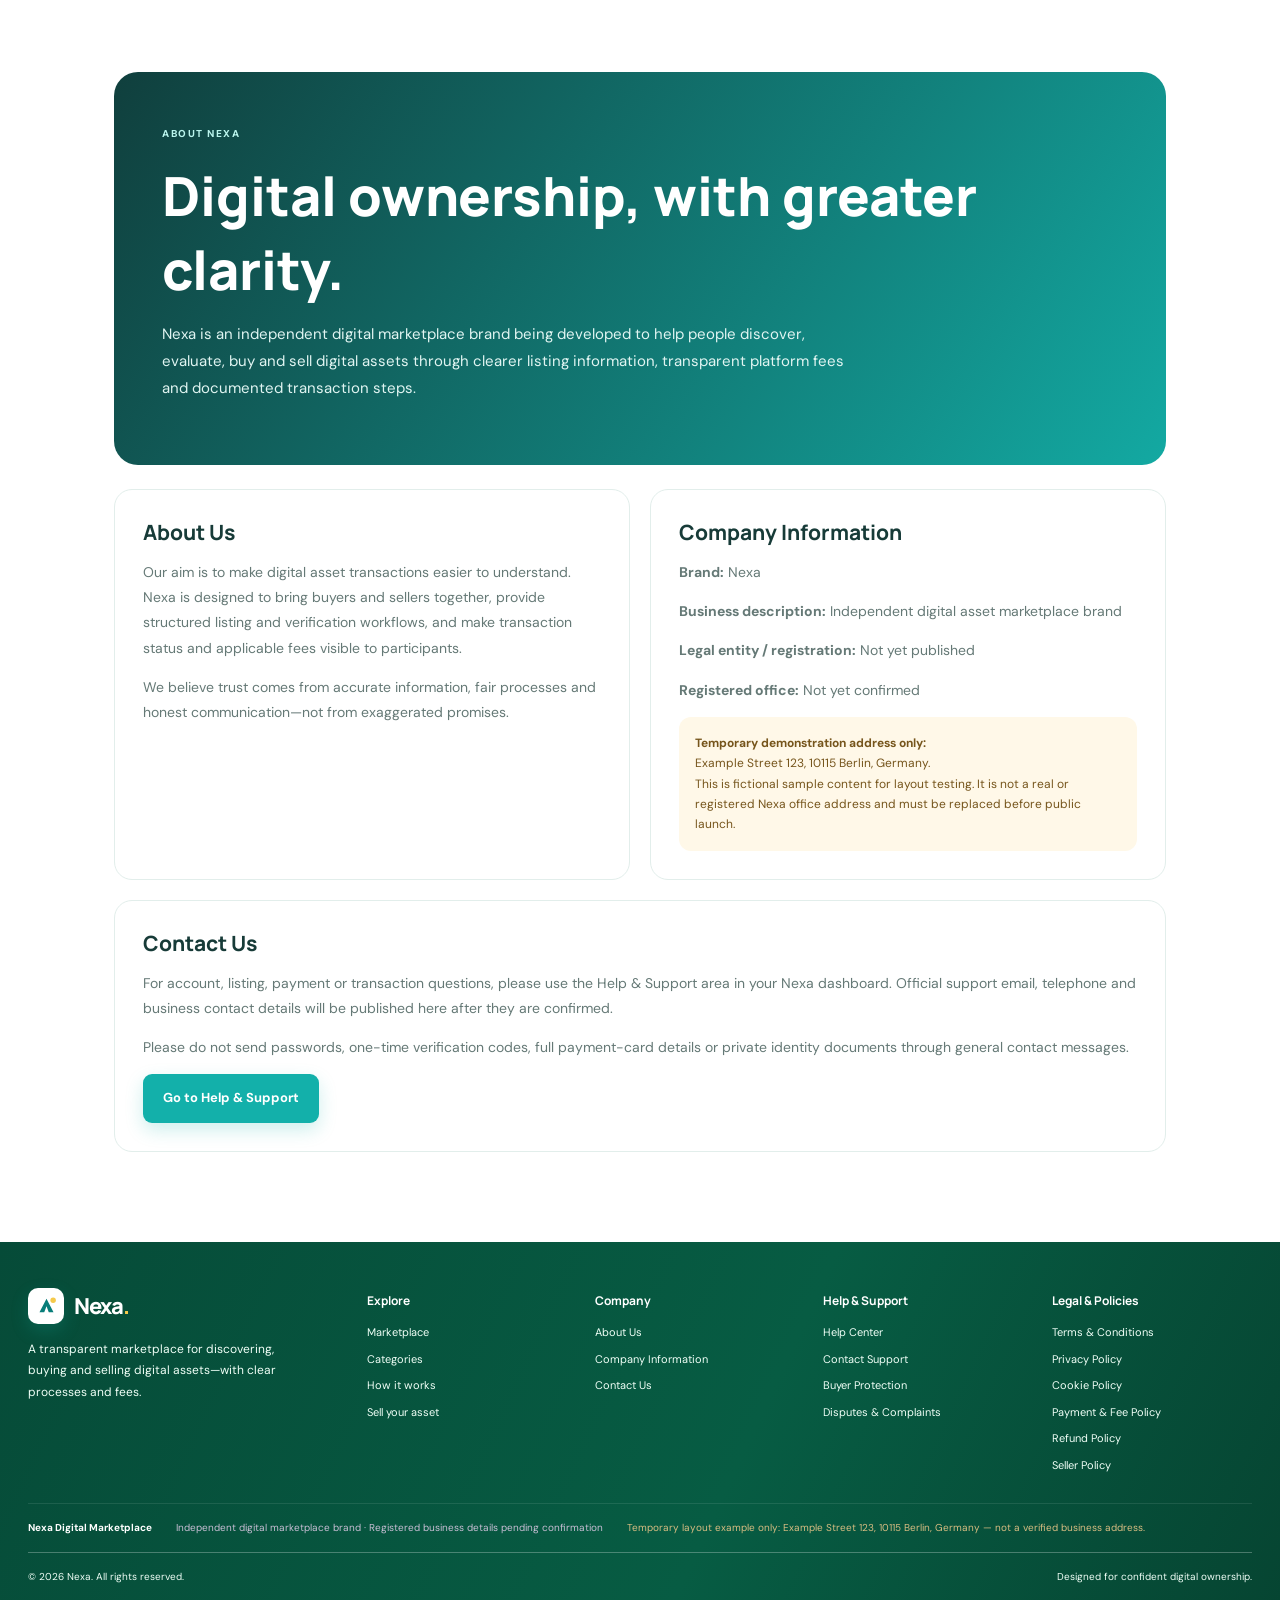
<file: company.html>
<!doctype html>
<html lang="en"><head><meta charset="utf-8"><meta name="viewport" content="width=device-width,initial-scale=1"><meta name="theme-color" content="#13B0AA"><title>Company — Nexa</title><link rel="preconnect" href="https://fonts.googleapis.com"><link rel="preconnect" href="https://fonts.gstatic.com" crossorigin><link href="https://fonts.googleapis.com/css2?family=DM+Sans:wght@400;500;600;700&family=Manrope:wght@400;500;600;700;800&display=swap" rel="stylesheet"><link rel="stylesheet" href="style.css"><link rel="stylesheet" href="footer.css"><style>.company-page{max-width:1100px;margin:0 auto;padding:72px 24px 90px}.company-hero{padding:48px;border-radius:24px;background:linear-gradient(125deg,#103f3d,#13a9a2);color:#fff}.company-hero .eyebrow{color:#baf5ed}.company-hero h1{font:800 clamp(34px,5vw,54px) Manrope,sans-serif;margin:14px 0}.company-hero p{max-width:700px;color:#e1f5f2;line-height:1.8}.company-grid{display:grid;grid-template-columns:repeat(2,minmax(0,1fr));gap:20px;margin-top:24px}.company-card{padding:28px;border:1px solid #e2eeeb;border-radius:18px;background:#fff}.company-card h2{font:750 21px Manrope,sans-serif;color:#173b38;margin:0 0 12px}.company-card p{font-size:14px;line-height:1.8;color:#657976}.company-card.wide{grid-column:1/-1}.company-placeholder{padding:16px;border-radius:12px;background:#fff8e8;color:#76551c;font-size:12px;line-height:1.7}.company-meta{font-size:12px;color:#7b8b87}@media(max-width:650px){.company-page{padding:35px 17px 55px}.company-hero{padding:30px 23px}.company-grid{grid-template-columns:1fr}.company-card.wide{grid-column:auto}}</style><script src="footer.js?v=20261118-2" defer></script></head><body><main class="company-page"><section class="company-hero"><span class="eyebrow">ABOUT NEXA</span><h1>Digital ownership, with greater clarity.</h1><p>Nexa is an independent digital marketplace brand being developed to help people discover, evaluate, buy and sell digital assets through clearer listing information, transparent platform fees and documented transaction steps.</p></section><div class="company-grid"><section class="company-card" id="about"><h2>About Us</h2><p>Our aim is to make digital asset transactions easier to understand. Nexa is designed to bring buyers and sellers together, provide structured listing and verification workflows, and make transaction status and applicable fees visible to participants.</p><p>We believe trust comes from accurate information, fair processes and honest communication—not from exaggerated promises.</p></section><section class="company-card" id="information"><h2>Company Information</h2><p><strong>Brand:</strong> Nexa</p><p><strong>Business description:</strong> Independent digital asset marketplace brand</p><p><strong>Legal entity / registration:</strong> Not yet published</p><p><strong>Registered office:</strong> Not yet confirmed</p><div class="company-placeholder"><strong>Temporary demonstration address only:</strong><br>Example Street 123, 10115 Berlin, Germany.<br>This is fictional sample content for layout testing. It is not a real or registered Nexa office address and must be replaced before public launch.</div></section><section class="company-card wide" id="contact"><h2>Contact Us</h2><p>For account, listing, payment or transaction questions, please use the Help &amp; Support area in your Nexa dashboard. Official support email, telephone and business contact details will be published here after they are confirmed.</p><p class="company-meta">Please do not send passwords, one-time verification codes, full payment-card details or private identity documents through general contact messages.</p><a class="button button-dark" href="dashboard.html#help-section">Go to Help &amp; Support</a></section></div></main></body></html>
</file>
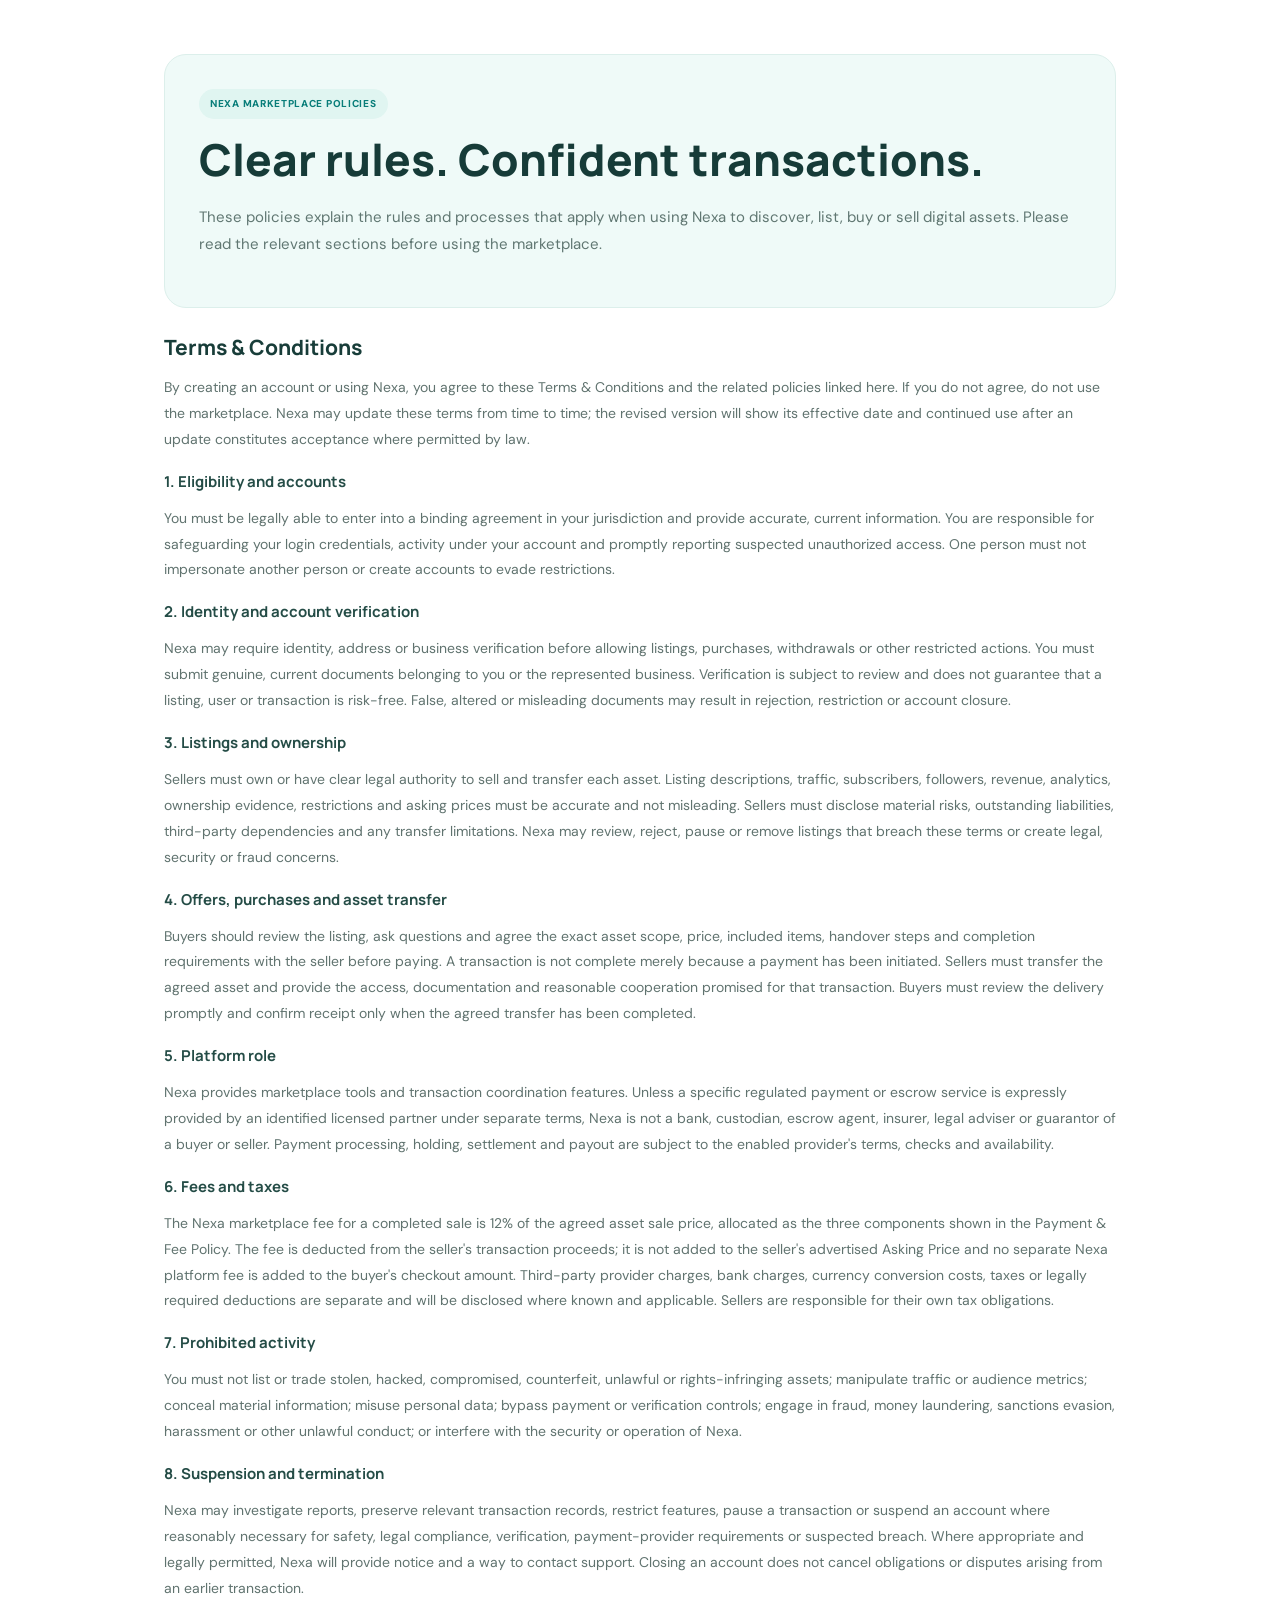
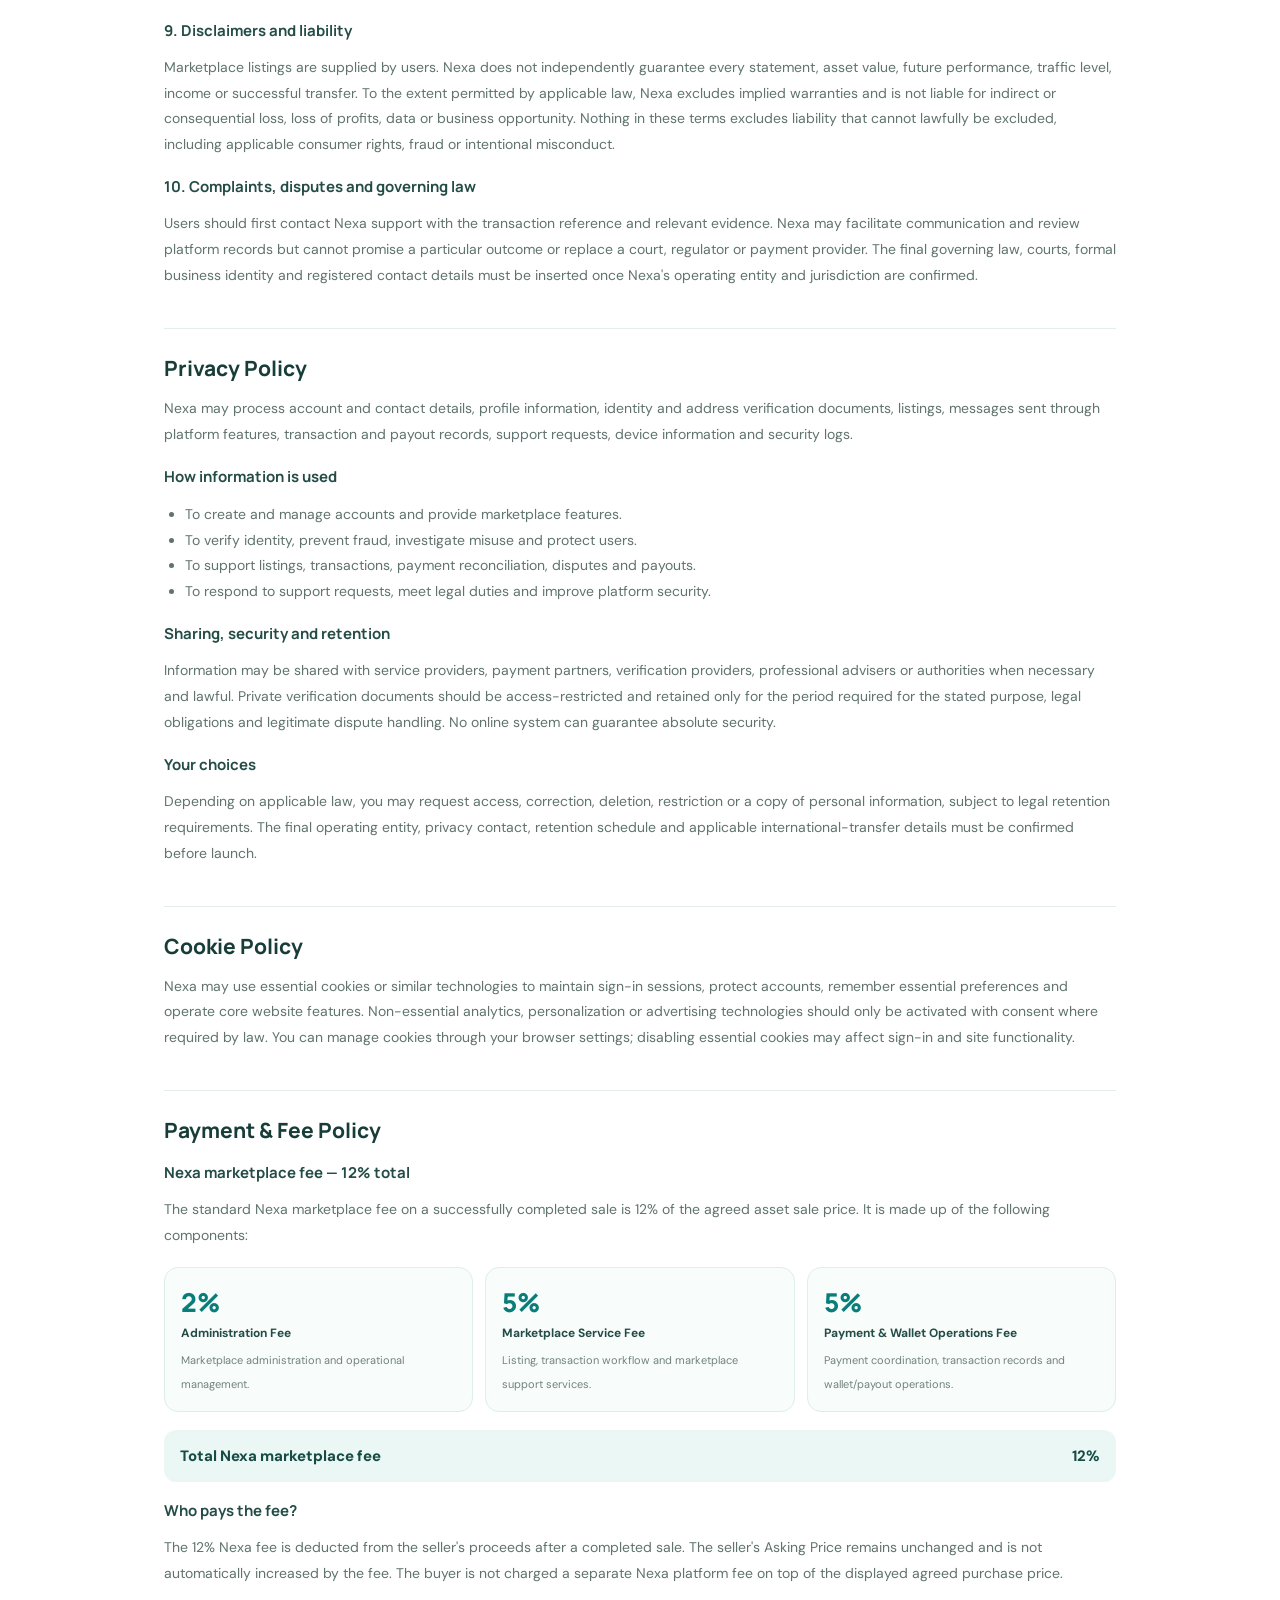
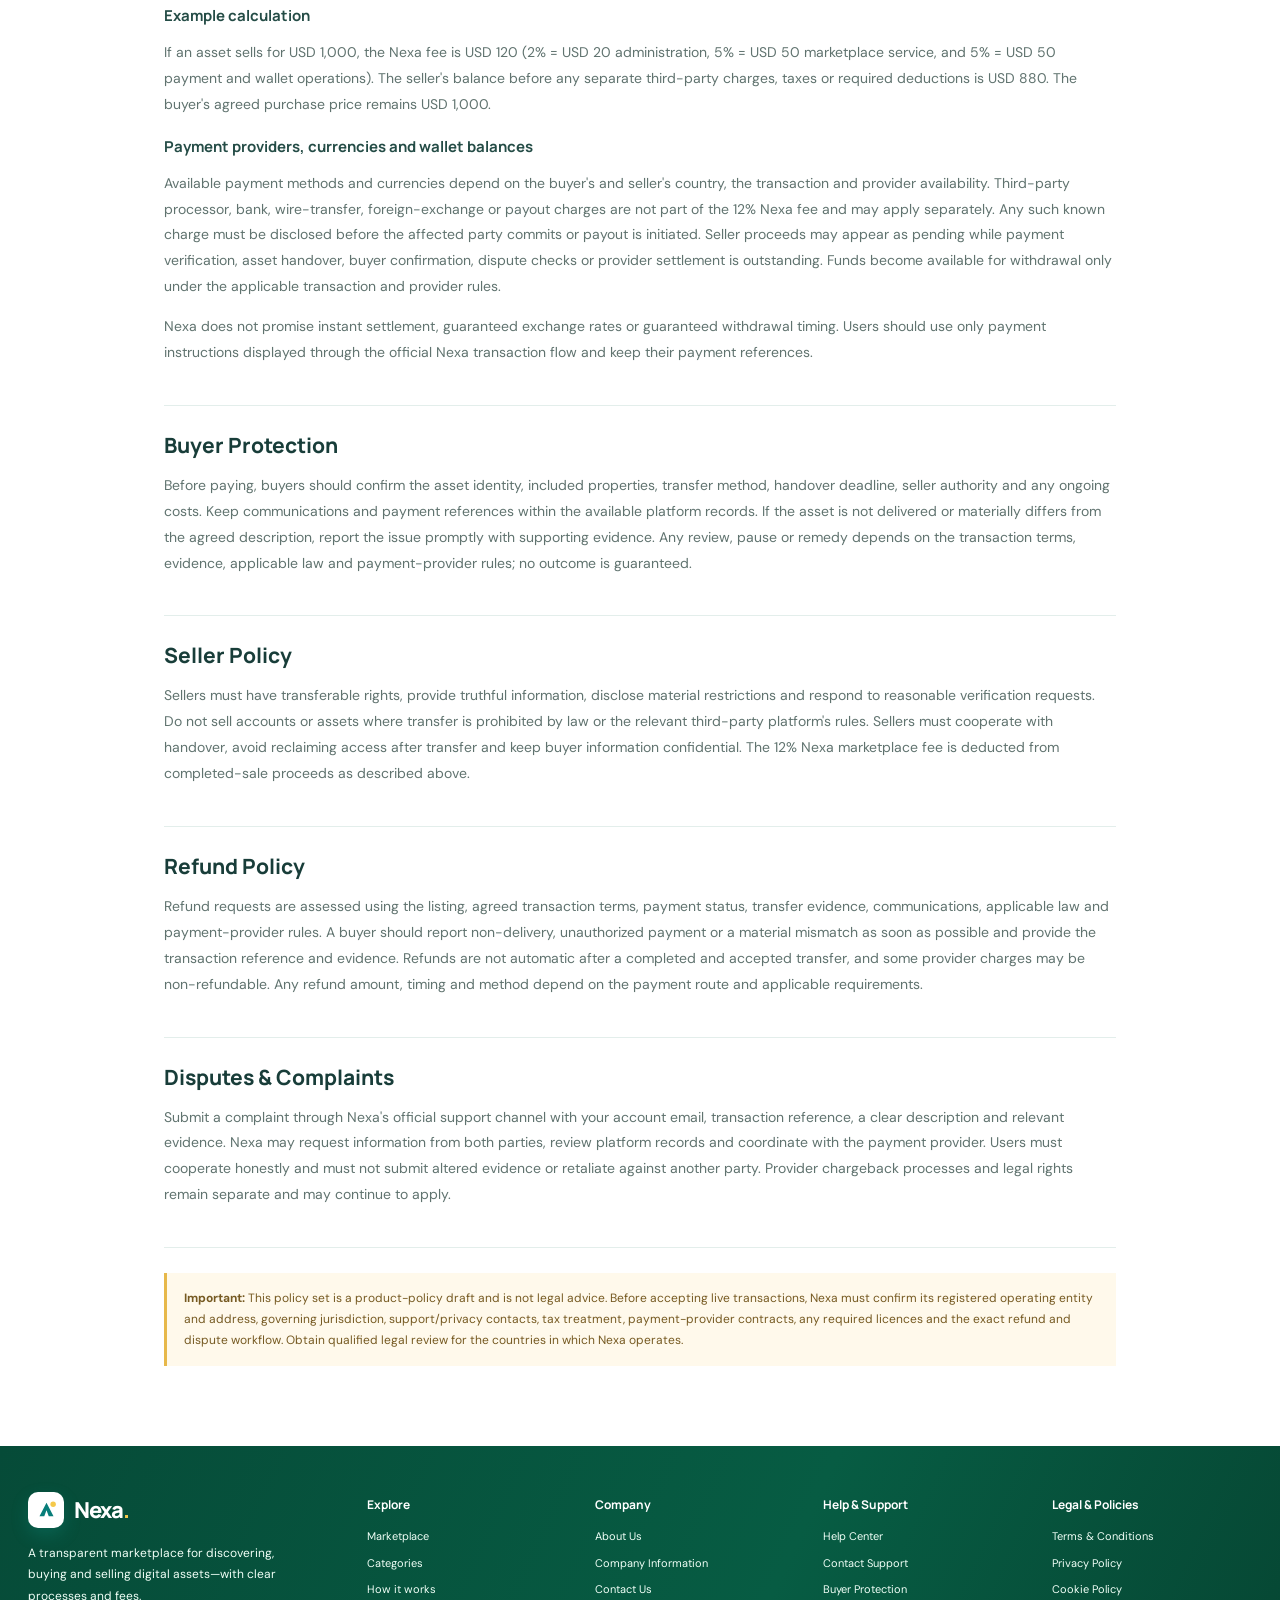
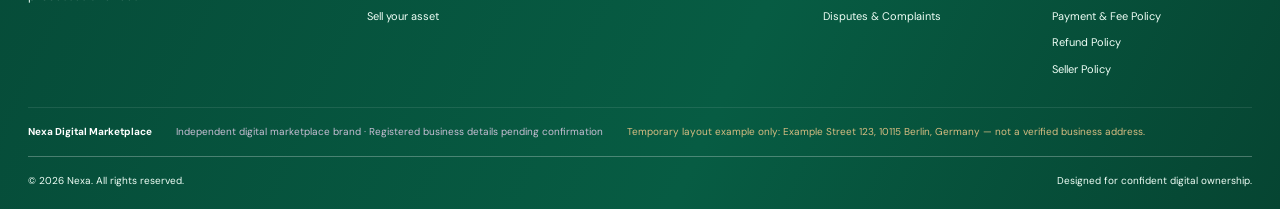
<file: policies.html>
<!doctype html>
<html lang="en"><head><meta charset="utf-8"><meta name="viewport" content="width=device-width,initial-scale=1"><meta name="theme-color" content="#13B0AA"><title>Nexa Policies</title><link rel="preconnect" href="https://fonts.googleapis.com"><link rel="preconnect" href="https://fonts.gstatic.com" crossorigin><link href="https://fonts.googleapis.com/css2?family=DM+Sans:wght@400;500;600;700&family=Manrope:wght@400;500;600;700;800&display=swap" rel="stylesheet"><link rel="stylesheet" href="style.css"><link rel="stylesheet" href="footer.css"><style>
.policy-page{max-width:1000px;margin:0 auto;padding:54px 24px 80px}.policy-hero{padding:34px;border-radius:22px;background:#effaf8;border:1px solid #dcefeb}.policy-hero h1{font:800 clamp(30px,5vw,44px) Manrope,sans-serif;color:#163b38;margin:10px 0}.policy-hero p{color:#607772;line-height:1.8}.policy-kicker{display:inline-block;padding:7px 11px;border-radius:20px;background:#e0f5f1;color:#087d79;font-size:10px;font-weight:800;letter-spacing:.7px}.policy-section{padding:25px 0;border-bottom:1px solid #e3eeeb;scroll-margin-top:24px}.policy-section h2{font:750 21px Manrope,sans-serif;color:#183d39;margin:0 0 10px}.policy-section h3{font:700 15px Manrope,sans-serif;color:#244c46;margin:18px 0 6px}.policy-section p,.policy-section li{font-size:14px;line-height:1.85;color:#60736f}.policy-section ul{padding-left:21px}.policy-note{margin-top:25px;padding:15px 17px;border-left:3px solid #e7b84a;background:#fff9eb;color:#765a22;font-size:12px;line-height:1.75}.fee-breakdown{display:grid;grid-template-columns:repeat(3,minmax(0,1fr));gap:12px;margin:18px 0}.fee-part{padding:16px;border:1px solid #dcefeb;border-radius:14px;background:#f8fcfb}.fee-part b{display:block;color:#087d79;font:800 26px Manrope,sans-serif}.fee-part strong{display:block;color:#244c46;font-size:12px;margin:4px 0}.fee-part span{font-size:11px;color:#71837e;line-height:1.5}.fee-total-policy{display:flex;justify-content:space-between;align-items:center;padding:14px 16px;border-radius:12px;background:#eaf7f4;color:#164c45;font-weight:800}@media(max-width:600px){.policy-page{padding:30px 18px 55px}.policy-hero{padding:25px 20px}.fee-breakdown{grid-template-columns:1fr}}
</style><script src="footer.js?v=20261119-1" defer></script></head><body><main class="policy-page"><header class="policy-hero"><span class="policy-kicker">NEXA MARKETPLACE POLICIES</span><h1>Clear rules. Confident transactions.</h1><p>These policies explain the rules and processes that apply when using Nexa to discover, list, buy or sell digital assets. Please read the relevant sections before using the marketplace.</p></header>
<section class="policy-section" id="terms"><h2>Terms &amp; Conditions</h2><p>By creating an account or using Nexa, you agree to these Terms &amp; Conditions and the related policies linked here. If you do not agree, do not use the marketplace. Nexa may update these terms from time to time; the revised version will show its effective date and continued use after an update constitutes acceptance where permitted by law.</p>
<h3>1. Eligibility and accounts</h3><p>You must be legally able to enter into a binding agreement in your jurisdiction and provide accurate, current information. You are responsible for safeguarding your login credentials, activity under your account and promptly reporting suspected unauthorized access. One person must not impersonate another person or create accounts to evade restrictions.</p>
<h3>2. Identity and account verification</h3><p>Nexa may require identity, address or business verification before allowing listings, purchases, withdrawals or other restricted actions. You must submit genuine, current documents belonging to you or the represented business. Verification is subject to review and does not guarantee that a listing, user or transaction is risk-free. False, altered or misleading documents may result in rejection, restriction or account closure.</p>
<h3>3. Listings and ownership</h3><p>Sellers must own or have clear legal authority to sell and transfer each asset. Listing descriptions, traffic, subscribers, followers, revenue, analytics, ownership evidence, restrictions and asking prices must be accurate and not misleading. Sellers must disclose material risks, outstanding liabilities, third-party dependencies and any transfer limitations. Nexa may review, reject, pause or remove listings that breach these terms or create legal, security or fraud concerns.</p>
<h3>4. Offers, purchases and asset transfer</h3><p>Buyers should review the listing, ask questions and agree the exact asset scope, price, included items, handover steps and completion requirements with the seller before paying. A transaction is not complete merely because a payment has been initiated. Sellers must transfer the agreed asset and provide the access, documentation and reasonable cooperation promised for that transaction. Buyers must review the delivery promptly and confirm receipt only when the agreed transfer has been completed.</p>
<h3>5. Platform role</h3><p>Nexa provides marketplace tools and transaction coordination features. Unless a specific regulated payment or escrow service is expressly provided by an identified licensed partner under separate terms, Nexa is not a bank, custodian, escrow agent, insurer, legal adviser or guarantor of a buyer or seller. Payment processing, holding, settlement and payout are subject to the enabled provider's terms, checks and availability.</p>
<h3>6. Fees and taxes</h3><p>The Nexa marketplace fee for a completed sale is 12% of the agreed asset sale price, allocated as the three components shown in the Payment &amp; Fee Policy. The fee is deducted from the seller's transaction proceeds; it is not added to the seller's advertised Asking Price and no separate Nexa platform fee is added to the buyer's checkout amount. Third-party provider charges, bank charges, currency conversion costs, taxes or legally required deductions are separate and will be disclosed where known and applicable. Sellers are responsible for their own tax obligations.</p>
<h3>7. Prohibited activity</h3><p>You must not list or trade stolen, hacked, compromised, counterfeit, unlawful or rights-infringing assets; manipulate traffic or audience metrics; conceal material information; misuse personal data; bypass payment or verification controls; engage in fraud, money laundering, sanctions evasion, harassment or other unlawful conduct; or interfere with the security or operation of Nexa.</p>
<h3>8. Suspension and termination</h3><p>Nexa may investigate reports, preserve relevant transaction records, restrict features, pause a transaction or suspend an account where reasonably necessary for safety, legal compliance, verification, payment-provider requirements or suspected breach. Where appropriate and legally permitted, Nexa will provide notice and a way to contact support. Closing an account does not cancel obligations or disputes arising from an earlier transaction.</p>
<h3>9. Disclaimers and liability</h3><p>Marketplace listings are supplied by users. Nexa does not independently guarantee every statement, asset value, future performance, traffic level, income or successful transfer. To the extent permitted by applicable law, Nexa excludes implied warranties and is not liable for indirect or consequential loss, loss of profits, data or business opportunity. Nothing in these terms excludes liability that cannot lawfully be excluded, including applicable consumer rights, fraud or intentional misconduct.</p>
<h3>10. Complaints, disputes and governing law</h3><p>Users should first contact Nexa support with the transaction reference and relevant evidence. Nexa may facilitate communication and review platform records but cannot promise a particular outcome or replace a court, regulator or payment provider. The final governing law, courts, formal business identity and registered contact details must be inserted once Nexa's operating entity and jurisdiction are confirmed.</p></section>
<section class="policy-section" id="privacy"><h2>Privacy Policy</h2><p>Nexa may process account and contact details, profile information, identity and address verification documents, listings, messages sent through platform features, transaction and payout records, support requests, device information and security logs.</p><h3>How information is used</h3><ul><li>To create and manage accounts and provide marketplace features.</li><li>To verify identity, prevent fraud, investigate misuse and protect users.</li><li>To support listings, transactions, payment reconciliation, disputes and payouts.</li><li>To respond to support requests, meet legal duties and improve platform security.</li></ul><h3>Sharing, security and retention</h3><p>Information may be shared with service providers, payment partners, verification providers, professional advisers or authorities when necessary and lawful. Private verification documents should be access-restricted and retained only for the period required for the stated purpose, legal obligations and legitimate dispute handling. No online system can guarantee absolute security.</p><h3>Your choices</h3><p>Depending on applicable law, you may request access, correction, deletion, restriction or a copy of personal information, subject to legal retention requirements. The final operating entity, privacy contact, retention schedule and applicable international-transfer details must be confirmed before launch.</p></section>
<section class="policy-section" id="cookies"><h2>Cookie Policy</h2><p>Nexa may use essential cookies or similar technologies to maintain sign-in sessions, protect accounts, remember essential preferences and operate core website features. Non-essential analytics, personalization or advertising technologies should only be activated with consent where required by law. You can manage cookies through your browser settings; disabling essential cookies may affect sign-in and site functionality.</p></section>
<section class="policy-section" id="payments"><h2>Payment &amp; Fee Policy</h2><h3>Nexa marketplace fee — 12% total</h3><p>The standard Nexa marketplace fee on a successfully completed sale is 12% of the agreed asset sale price. It is made up of the following components:</p><div class="fee-breakdown"><div class="fee-part"><b>2%</b><strong>Administration Fee</strong><span>Marketplace administration and operational management.</span></div><div class="fee-part"><b>5%</b><strong>Marketplace Service Fee</strong><span>Listing, transaction workflow and marketplace support services.</span></div><div class="fee-part"><b>5%</b><strong>Payment &amp; Wallet Operations Fee</strong><span>Payment coordination, transaction records and wallet/payout operations.</span></div></div><div class="fee-total-policy"><span>Total Nexa marketplace fee</span><strong>12%</strong></div><h3>Who pays the fee?</h3><p>The 12% Nexa fee is deducted from the seller's proceeds after a completed sale. The seller's Asking Price remains unchanged and is not automatically increased by the fee. The buyer is not charged a separate Nexa platform fee on top of the displayed agreed purchase price.</p><h3>Example calculation</h3><p>If an asset sells for USD 1,000, the Nexa fee is USD 120 (2% = USD 20 administration, 5% = USD 50 marketplace service, and 5% = USD 50 payment and wallet operations). The seller's balance before any separate third-party charges, taxes or required deductions is USD 880. The buyer's agreed purchase price remains USD 1,000.</p><h3>Payment providers, currencies and wallet balances</h3><p>Available payment methods and currencies depend on the buyer's and seller's country, the transaction and provider availability. Third-party processor, bank, wire-transfer, foreign-exchange or payout charges are not part of the 12% Nexa fee and may apply separately. Any such known charge must be disclosed before the affected party commits or payout is initiated. Seller proceeds may appear as pending while payment verification, asset handover, buyer confirmation, dispute checks or provider settlement is outstanding. Funds become available for withdrawal only under the applicable transaction and provider rules.</p><p>Nexa does not promise instant settlement, guaranteed exchange rates or guaranteed withdrawal timing. Users should use only payment instructions displayed through the official Nexa transaction flow and keep their payment references.</p></section>
<section class="policy-section" id="buyer-protection"><h2>Buyer Protection</h2><p>Before paying, buyers should confirm the asset identity, included properties, transfer method, handover deadline, seller authority and any ongoing costs. Keep communications and payment references within the available platform records. If the asset is not delivered or materially differs from the agreed description, report the issue promptly with supporting evidence. Any review, pause or remedy depends on the transaction terms, evidence, applicable law and payment-provider rules; no outcome is guaranteed.</p></section>
<section class="policy-section" id="seller"><h2>Seller Policy</h2><p>Sellers must have transferable rights, provide truthful information, disclose material restrictions and respond to reasonable verification requests. Do not sell accounts or assets where transfer is prohibited by law or the relevant third-party platform's rules. Sellers must cooperate with handover, avoid reclaiming access after transfer and keep buyer information confidential. The 12% Nexa marketplace fee is deducted from completed-sale proceeds as described above.</p></section>
<section class="policy-section" id="refunds"><h2>Refund Policy</h2><p>Refund requests are assessed using the listing, agreed transaction terms, payment status, transfer evidence, communications, applicable law and payment-provider rules. A buyer should report non-delivery, unauthorized payment or a material mismatch as soon as possible and provide the transaction reference and evidence. Refunds are not automatic after a completed and accepted transfer, and some provider charges may be non-refundable. Any refund amount, timing and method depend on the payment route and applicable requirements.</p></section>
<section class="policy-section" id="disputes"><h2>Disputes &amp; Complaints</h2><p>Submit a complaint through Nexa's official support channel with your account email, transaction reference, a clear description and relevant evidence. Nexa may request information from both parties, review platform records and coordinate with the payment provider. Users must cooperate honestly and must not submit altered evidence or retaliate against another party. Provider chargeback processes and legal rights remain separate and may continue to apply.</p></section>
<div class="policy-note"><strong>Important:</strong> This policy set is a product-policy draft and is not legal advice. Before accepting live transactions, Nexa must confirm its registered operating entity and address, governing jurisdiction, support/privacy contacts, tax treatment, payment-provider contracts, any required licences and the exact refund and dispute workflow. Obtain qualified legal review for the countries in which Nexa operates.</div></main></body></html>
</file>
<file: style.css>
:root{--purple:#6d42d8;--purple-dark:#38216f;--green:#239b68;--yellow:#f5c94b;--ink:#202033;--muted:#747486;--line:#ececf2;--soft:#f8f7fc;--font:'DM Sans',sans-serif;--display:'Manrope',sans-serif}*{box-sizing:border-box}html{scroll-behavior:smooth;scroll-padding-top:90px}body{margin:0;color:var(--ink);font-family:var(--font);font-size:15px;line-height:1.6;background:#fff}a{color:inherit;text-decoration:none}button,input{font:inherit}.container{width:min(1160px,calc(100% - 48px));margin:auto}.sr-only{position:absolute;width:1px;height:1px;padding:0;margin:-1px;overflow:hidden;clip:rect(0,0,0,0);white-space:nowrap;border:0}.announcement{height:36px;background:#302052;color:#eee7ff;display:flex;align-items:center;justify-content:center;gap:9px;font-size:11px;letter-spacing:.02em}.announcement-dot{width:6px;height:6px;background:#79d6a5;border-radius:50%}.announcement a{color:#fff;font-weight:700;margin-left:8px}.site-header{height:78px;background:rgba(255,255,255,.96);border-bottom:1px solid #f0eff4;position:sticky;top:0;z-index:20;backdrop-filter:blur(14px)}.nav-wrap{height:100%;display:flex;align-items:center;justify-content:space-between}.brand{display:inline-flex;align-items:center;gap:9px;font:800 25px var(--display);letter-spacing:-1.3px}.brand-mark{width:34px;height:34px;border-radius:11px;background:#eee8ff;color:var(--purple);display:grid;place-items:center}.brand-mark svg{width:27px;height:27px}.brand-period{color:var(--green)}.main-nav{display:flex;gap:34px;margin-left:70px}.main-nav a,.login-link{font-size:13px;color:#5e5c6d;font-weight:600;transition:color .2s}.main-nav a:hover,.login-link:hover{color:var(--purple)}.nav-actions{display:flex;align-items:center;gap:24px}.button{display:inline-flex;align-items:center;justify-content:center;gap:18px;border-radius:9px;padding:14px 20px;font-size:13px;font-weight:700;transition:transform .2s,box-shadow .2s}.button:hover{transform:translateY(-2px);box-shadow:0 9px 22px #24124a22}.button-small{padding:11px 16px}.button-dark{background:var(--purple-dark);color:white}.menu-toggle{display:none;background:none;border:0;padding:8px}.menu-toggle span{display:block;width:22px;height:2px;background:#29233c;margin:5px}.hero{position:relative;overflow:hidden;background:linear-gradient(115deg,#fbfaff 0%,#f7f5ff 54%,#f4fbf7 100%);padding:83px 0 28px}.hero-grid{display:grid;grid-template-columns:1fr 1fr;align-items:center;gap:56px;min-height:470px}.hero-copy{position:relative;z-index:2;padding-bottom:28px}.eyebrow{display:inline-flex;align-items:center;gap:8px;color:var(--purple);font-size:10px;letter-spacing:1.55px;font-weight:800}.eyebrow-icon{font-size:16px;color:#e6b632}.hero h1,.section-heading h2,.trust-intro h2,.pricing-copy h2,.faq-grid h2,.cta-inner h2{font:800 clamp(42px,5vw,61px)/1.12 var(--display);letter-spacing:-2.8px;margin:20px 0 17px}.gradient-text{background:linear-gradient(95deg,#7045dc 10%,#329b76 94%);-webkit-background-clip:text;background-clip:text;color:transparent}.hero-description{font-size:15px;line-height:1.85;color:#696879;max-width:485px;margin:0 0 27px}.hero-search{height:62px;max-width:510px;background:#fff;border:1px solid #e9e5f2;border-radius:11px;padding:7px 7px 7px 17px;display:flex;align-items:center;gap:10px;box-shadow:0 12px 32px #3e2b6810}.search-icon{font-size:27px;color:#8c7ab9;line-height:1}.hero-search input{border:0;outline:0;min-width:0;flex:1;color:var(--ink);font-size:12px}.hero-search input::placeholder{color:#aaa8b6}.hero-search button{border:0;background:var(--purple);color:#fff;padding:13px 16px;border-radius:7px;font-size:11px;font-weight:700;white-space:nowrap;cursor:pointer}.hero-search button span{margin-left:8px}.hero-trust{display:flex;align-items:center;gap:13px;margin-top:26px}.avatar-stack{display:flex;padding-left:4px}.avatar-stack i{font-style:normal;width:27px;height:27px;border:2px solid #fff;border-radius:50%;display:grid;place-items:center;margin-left:-5px;background:#e4dafa;color:#5a3b9c;font-size:9px;font-weight:800}.avatar-stack i:nth-child(2){background:#d7eee2;color:#24734e}.avatar-stack i:nth-child(3){background:#ffe9ba;color:#8a6420}.avatar-stack i:nth-child(4){background:#352052;color:#fff}.hero-trust strong,.hero-trust small{display:block}.hero-trust strong{font-size:11px}.hero-trust small{font-size:10px;color:#858293;margin-top:2px}.hero-visual{height:455px;position:relative;display:flex;align-items:center;justify-content:center}.visual-glow{position:absolute;width:390px;height:390px;border-radius:50%;background:radial-gradient(circle,#dcd0ff 0%,#e7e0ff77 43%,transparent 70%);filter:blur(5px)}.showcase-card{position:relative;width:min(390px,85%);background:#fff;padding:15px;border-radius:16px;box-shadow:0 25px 70px #38216f22;transform:rotate(2deg);z-index:2}.showcase-top{display:flex;justify-content:space-between;align-items:center;padding:2px 3px 12px}.live-label{font-size:8px;font-weight:800;letter-spacing:1px;color:#696478}.live-label i{display:inline-block;width:6px;height:6px;background:#28ae75;border-radius:50%;margin-right:6px}.dots{letter-spacing:2px;color:#a6a1b2;font-size:12px}.showcase-image{height:204px;border-radius:10px;overflow:hidden;position:relative}.showcase-image img{width:100%;height:100%;object-fit:cover}.image-overlay{position:absolute;inset:0;background:linear-gradient(0deg,#181225c9,transparent 70%);display:flex;flex-direction:column;justify-content:flex-end;padding:18px;color:#fff}.image-overlay span{font-size:8px;letter-spacing:1.4px;font-weight:700;color:#d6c8ff}.image-overlay strong{font:700 22px var(--display)}.showcase-details{display:flex;align-items:center;justify-content:space-between;padding:15px 3px 12px}.muted-label{font-size:9px;color:#9994a5}.showcase-details h3{font:700 14px var(--display);margin:3px 0 0}.verified-pill{font-size:8px;font-weight:700;color:#21875d;background:#eaf8f0;padding:6px 8px;border-radius:20px}.verified-pill span{font-size:10px;margin-right:3px}.showcase-stats{border-top:1px solid #f0eef4;display:flex;justify-content:space-between;padding:12px 3px 2px}.showcase-stats div{display:flex;flex-direction:column;gap:3px}.showcase-stats small{font-size:8px;color:#9994a5}.showcase-stats b{font-size:10px}.floating-chip{position:absolute;background:#fff;border:1px solid #f0edf5;box-shadow:0 12px 35px #32205417;border-radius:10px;padding:11px 14px;display:flex;align-items:center;gap:10px;z-index:3}.floating-chip b,.floating-chip small{display:block}.floating-chip b{font-size:10px}.floating-chip small{font-size:8px;color:#8c8898;margin-top:2px}.chip-top{top:39px;right:-3px}.chip-bottom{bottom:43px;left:-12px}.chip-icon{width:28px;height:28px;border-radius:8px;display:grid;place-items:center;font-size:17px}.chip-icon.green{background:#e6f7ed;color:#219d66}.shield-icon{width:28px;height:28px;border-radius:50%;display:grid;place-items:center;background:#eee8ff;color:var(--purple);font-size:14px}.decorative-star{position:absolute;color:#e4b83e}.star-one{font-size:32px;right:9px;top:100px}.star-two{font-size:23px;left:16px;top:85px;color:#53b78b}.hero-orb{position:absolute;border-radius:50%;pointer-events:none}.orb-one{width:320px;height:320px;right:-170px;top:40px;background:#d9f0e655}.orb-two{width:190px;height:190px;left:-110px;bottom:-120px;background:#e3d8ff88}.hero-bottom{display:flex;justify-content:space-between;align-items:center;border-top:1px solid #eae6f2;padding-top:20px;margin-top:15px}.hero-bottom>span{font-size:9px;letter-spacing:1.3px;color:#9893a5;font-weight:800}.hero-categories{display:flex;gap:13px;align-items:center;color:#777386;font-size:10px}.hero-categories b{color:#c5bdd5}.section{padding:91px 0}.section-heading{display:flex;align-items:flex-end;justify-content:space-between;gap:35px;margin-bottom:35px}.section-heading h2,.faq-grid h2{font-size:39px;letter-spacing:-1.8px;margin:11px 0 0}.section-heading>p{max-width:390px;color:#777486;font-size:13px;line-height:1.8;margin:0 0 4px}.category-grid{display:grid;grid-template-columns:repeat(3,1fr);gap:13px}.category-card{display:flex;align-items:center;gap:14px;padding:19px;border:1px solid #efedf3;border-radius:11px;transition:.2s;min-height:91px}.category-card:hover{transform:translateY(-3px);border-color:#d9cafa;box-shadow:0 12px 25px #38216f0c}.category-icon{width:43px;height:43px;border-radius:11px;display:grid;place-items:center;font-size:21px;font-weight:600}.category-card>span:nth-child(2){flex:1}.category-card b,.category-card small{display:block}.category-card b{font:700 13px var(--display)}.category-card small{font-size:10px;color:#898697;margin-top:3px}.category-card>i{font-style:normal;color:#aaa4b6}.cat-purple .category-icon{background:#f0eaff;color:#7146d5}.cat-green .category-icon{background:#e7f7ee;color:#239b68}.cat-yellow .category-icon{background:#fff6dc;color:#b98b17}.cat-blue .category-icon{background:#e8f1ff;color:#477dc4}.cat-pink .category-icon{background:#ffedf4;color:#d35d8d}.cat-orange .category-icon{background:#fff0e5;color:#d17c38}.listings-section{background:#faf9fc}.listing-heading{align-items:flex-end}.slider-controls{display:flex;gap:8px}.slider-btn{width:39px;height:39px;border:1px solid #e6e2ed;background:#fff;border-radius:50%;font-size:18px;color:#5e4b83;cursor:pointer;transition:.2s}.slider-btn:hover{background:var(--purple);color:#fff;border-color:var(--purple)}.listing-toolbar{display:flex;justify-content:space-between;align-items:center;margin-bottom:18px}.listing-toolbar>span{font-size:11px;color:#898596}.listing-filters{display:flex;gap:6px}.filter-chip{border:1px solid #e9e6ef;border-radius:30px;background:#fff;padding:7px 12px;color:#777386;font-size:10px;cursor:pointer}.filter-chip.active,.filter-chip:hover{background:#eee8ff;border-color:#e2d8ff;color:#613cbd}.listing-track-wrap{overflow:hidden}.listing-track{display:flex;gap:17px;transition:transform .35s ease;will-change:transform}.listing-card{flex:0 0 calc((100% - 34px)/3);min-width:0;background:#fff;border:1px solid #eeecf2;border-radius:13px;overflow:hidden;transition:box-shadow .2s}.listing-card:hover{box-shadow:0 14px 35px #2f1d5412}.listing-image{height:190px;position:relative;overflow:hidden;background:#eae6f2}.listing-image img{width:100%;height:100%;object-fit:cover;transition:transform .4s}.listing-card:hover .listing-image img{transform:scale(1.04)}.sample-tag{position:absolute;left:12px;top:12px;background:#fffdf0;color:#82651b;padding:5px 8px;border-radius:5px;font-size:8px;font-weight:800;letter-spacing:.3px}.save-button{position:absolute;right:12px;top:12px;border:0;background:#ffffffed;border-radius:50%;width:30px;height:30px;font-size:18px;color:#6d42d8;cursor:pointer}.save-button.saved{background:#6d42d8;color:#fff}.listing-body{padding:16px}.listing-meta{display:flex;justify-content:space-between;align-items:center;font-size:8px;letter-spacing:1px;font-weight:800;color:#827a95}.status-dot{letter-spacing:0;color:#8d8998;font-weight:600}.status-dot:first-letter{color:#2ba875}.listing-body h3{font:700 15px var(--display);margin:10px 0 5px}.listing-body p{font-size:10px;color:#898596;min-height:34px;margin:0;line-height:1.65}.listing-footer{border-top:1px solid #f0eef4;margin-top:15px;padding-top:12px;display:flex;justify-content:space-between;font-size:9px;color:#9994a2}.listing-footer b{color:var(--purple)}.demo-note{font-size:10px;color:#9994a2;margin:15px 0 0}.listing-card.is-hidden{display:none}.trust-band{background:#2d1d4e;color:#fff;padding:77px 0;position:relative;overflow:hidden}.trust-grid{display:grid;grid-template-columns:.9fr 1.1fr;gap:100px;align-items:center}.light-eyebrow{color:#c5aaff}.trust-intro h2{font-size:43px;letter-spacing:-1.8px;margin:13px 0}.trust-intro h2 span,.cta-inner h2 span{color:#b9a0ff}.trust-intro>p{font-size:12px;color:#c3bbd2;line-height:1.9;max-width:370px;margin:0 0 23px}.text-link{font-size:11px;font-weight:800;color:var(--purple);display:inline-flex;gap:10px;align-items:center}.light-link{color:#e6dcff}.trust-features{display:grid;grid-template-columns:1fr 1fr;gap:32px 28px}.trust-features article{display:flex;gap:13px}.feature-icon{width:36px;height:36px;flex:0 0 36px;border-radius:10px;background:#ffffff15;color:#d6c6ff;display:grid;place-items:center;font-size:19px}.trust-features h3{font:700 13px var(--display);margin:1px 0 6px}.trust-features p{font-size:10px;line-height:1.7;color:#bdb3ce;margin:0}.process-section{padding-top:87px;padding-bottom:90px}.centered-heading{display:block;text-align:center;max-width:600px;margin:0 auto 43px}.centered-heading>p{margin:12px auto 0;max-width:470px}.process-grid{display:grid;grid-template-columns:repeat(4,1fr);gap:20px;position:relative}.process-grid:before{content:"";position:absolute;left:11%;right:11%;top:38px;border-top:1px dashed #ddd6eb}.process-step{position:relative;text-align:center;padding:0 12px}.step-number{position:absolute;top:-7px;left:calc(50% + 26px);font-size:9px;font-weight:800;color:#aaa2b8}.process-icon{width:76px;height:76px;margin:0 auto 18px;border-radius:22px;display:grid;place-items:center;font-size:27px;position:relative;border:7px solid #fff;box-shadow:0 0 0 1px #f0edf5}.purple-icon{background:#eee8ff;color:#6d42d8}.green-icon{background:#e7f7ee;color:#269968}.yellow-icon{background:#fff5d8;color:#b68a18}.blue-icon{background:#eaf2ff;color:#4a80c6}.process-step h3{font:700 14px var(--display);margin:0 0 8px}.process-step p{font-size:10px;line-height:1.8;color:#898596;max-width:210px;margin:auto}.pricing-section{background:#f8f7fb;padding:77px 0}.pricing-card{display:grid;grid-template-columns:1fr .83fr;gap:85px;align-items:center;background:#fff;border:1px solid #eeebf3;border-radius:17px;padding:48px 55px;box-shadow:0 15px 45px #33205208}.pricing-copy h2{font-size:40px;letter-spacing:-1.7px;margin:12px 0}.pricing-copy>p{font-size:12px;line-height:1.9;color:#777486;max-width:410px}.pricing-copy ul{list-style:none;padding:0;margin:22px 0 23px;display:grid;gap:10px}.pricing-copy li{font-size:11px;color:#555365}.pricing-copy li span{display:inline-grid;place-items:center;width:19px;height:19px;background:#e8f7ee;color:#229763;border-radius:50%;font-size:11px;margin-right:8px}.fee-panel{background:#faf9fd;border:1px solid #eeeaf5;border-radius:12px;padding:23px 25px}.fee-panel-top{display:flex;justify-content:space-between;align-items:center;font-size:8px;letter-spacing:1px;font-weight:800;color:#777186}.fee-label{background:#fff2c9;color:#876716;padding:5px 7px;border-radius:4px;font-size:7px}.fee-total{font:800 55px/.98 var(--display);letter-spacing:-3px;color:var(--purple);margin:17px 0 3px}.fee-total span{font-size:28px}.fee-caption{font-size:9px;color:#8b8697;margin:0 0 20px}.fee-line{display:flex;justify-content:space-between;padding:9px 0;border-bottom:1px solid #eeebf2;font-size:10px;color:#686477}.fee-line b{color:#302744}.fee-divider{height:9px}.fee-sum{font-weight:800;color:#312447;border:0;font-size:11px}.fee-sum b{color:var(--purple);font-size:13px}.fee-panel>small{display:block;font-size:8px;line-height:1.7;color:#9993a3;border-top:1px solid #eeebf2;padding-top:12px;margin-top:5px}.faq-section{padding:86px 0}.faq-grid{display:grid;grid-template-columns:.75fr 1.25fr;gap:100px}.faq-grid h2{font-size:38px;margin:13px 0}.faq-grid>div:first-child>p{font-size:12px;color:#898596}.faq-list details{border-bottom:1px solid #eeecf2;padding:17px 0}.faq-list details:first-child{border-top:1px solid #eeecf2}.faq-list summary{font:700 12px var(--display);list-style:none;display:flex;justify-content:space-between;align-items:center;cursor:pointer}.faq-list summary::-webkit-details-marker{display:none}.faq-list summary span{font-size:18px;color:var(--purple);transition:transform .2s}.faq-list details[open] summary span{transform:rotate(45deg)}.faq-list details p{font-size:11px;color:#817d8e;line-height:1.8;margin:12px 25px 0 0}.closing-cta{background:#36235c;color:#fff;padding:67px 0;position:relative;overflow:hidden}.cta-inner{display:flex;justify-content:space-between;align-items:center;position:relative;z-index:1}.cta-inner h2{font-size:43px;letter-spacing:-1.7px;margin:12px 0}.cta-inner>div:first-child>p{font-size:11px;color:#c9c0d7;max-width:390px;line-height:1.8;margin:0}.cta-actions{display:flex;flex-direction:column;align-items:flex-start;gap:13px;margin-right:60px}.button-yellow{background:var(--yellow);color:#382b13;padding:15px 19px}.cta-secondary{font-size:10px;color:#d4cbe2}.cta-secondary u{color:#fff;font-weight:700;margin-left:4px}.cta-shape{position:absolute;border:1px solid #ffffff13;border-radius:50%;pointer-events:none}.shape-a{width:350px;height:350px;right:80px;top:-220px}.shape-b{width:230px;height:230px;right:140px;top:-160px}@media(max-width:900px){.main-nav{margin-left:15px;gap:17px}.hero-grid{gap:20px}.hero h1{font-size:49px}.trust-grid{gap:45px}.pricing-card{gap:35px;padding:38px}.faq-grid{gap:45px}}@media(max-width:700px){.container{width:min(100% - 34px,540px)}.announcement{font-size:9px}.site-header{height:68px}.menu-toggle{display:block;order:3}.nav-actions{margin-left:auto;margin-right:12px;gap:12px}.login-link{font-size:11px}.nav-actions .button{font-size:10px;padding:9px 11px;gap:7px}.main-nav{display:none;position:absolute;top:68px;left:0;right:0;margin:0;padding:17px 24px 22px;background:#fff;border-bottom:1px solid var(--line);box-shadow:0 15px 20px #24133b0d;flex-direction:column;gap:16px}.main-nav.open{display:flex}.hero{padding:55px 0 22px}.hero-grid{grid-template-columns:1fr;gap:4px}.hero-copy{padding:0}.hero h1{font-size:46px;letter-spacing:-2.2px}.hero-description{font-size:13px}.hero-search{height:57px}.hero-search input{font-size:10px}.hero-search button{padding:12px;font-size:10px}.hero-visual{height:380px;margin-top:8px}.showcase-card{width:min(370px,82%)}.showcase-image{height:175px}.chip-top{right:0;top:22px}.chip-bottom{left:0;bottom:20px}.hero-bottom{display:block;margin-top:10px}.hero-bottom>span{display:block;margin-bottom:9px}.hero-categories{flex-wrap:wrap;gap:7px}.section{padding:65px 0}.section-heading{display:block}.section-heading h2,.faq-grid h2{font-size:34px}.section-heading>p{margin-top:12px}.category-grid{grid-template-columns:1fr 1fr;gap:9px}.category-card{padding:12px;gap:9px;min-height:78px}.category-icon{width:36px;height:36px;font-size:18px}.category-card b{font-size:11px}.category-card small{font-size:8px}.category-card>i{font-size:11px}.listing-heading{display:flex;align-items:flex-end}.listing-heading .section-heading>p{display:none}.listing-toolbar{align-items:flex-start;gap:12px;flex-direction:column}.listing-filters{flex-wrap:wrap}.listing-card{flex-basis:82%}.listing-image{height:175px}.trust-band{padding:60px 0}.trust-grid{grid-template-columns:1fr;gap:35px}.trust-intro h2{font-size:38px}.trust-features{gap:24px 16px}.trust-features article{gap:9px}.trust-features h3{font-size:11px}.trust-features p{font-size:9px}.centered-heading{display:block}.process-grid{grid-template-columns:1fr 1fr;row-gap:35px}.process-grid:before{display:none}.process-step{padding:0 4px}.pricing-section{padding:55px 0}.pricing-card{grid-template-columns:1fr;gap:30px;padding:28px 22px}.pricing-copy h2{font-size:35px}.faq-grid{grid-template-columns:1fr;gap:20px}.faq-section{padding:62px 0}.cta-inner{display:block}.cta-inner h2{font-size:38px}.cta-actions{margin:25px 0 0}.slider-controls{margin-top:17px}}@media(max-width:380px){.hero h1{font-size:39px}.category-grid{grid-template-columns:1fr}.nav-actions{gap:8px}.nav-actions .button{padding:8px}.hero-search button{font-size:9px}.trust-features{grid-template-columns:1fr}.process-step p{font-size:9px}}

/* ====    Nexa visual refresh: richer brand color and stronger hierarchy ===== */
:root{--purple:#5b2bc4;--purple-dark:#29104f;--green:#13a66b;--yellow:#ffd34e;--ink:#201936;--muted:#706b7d;--line:#e9e5f0;--soft:#faf9fd}
body{color:var(--ink);font-size:15px}
.announcement{background:#21113f;color:#fff;height:38px}
.announcement-dot{background:#ffd34e;box-shadow:0 0 0 4px #ffd34e28}
.site-header{height:82px;border-bottom:1px solid #eeeaf4}
.brand{font-size:27px}
.brand-mark{background:#5b2bc4;color:#fff;width:38px;height:38px;border-radius:12px;box-shadow:0 7px 17px #5b2bc433}
.brand-period{color:#13a66b}
.main-nav a{font-size:13px;color:#514b61}
.button-dark{background:#5b2bc4;box-shadow:0 7px 18px #5b2bc42a}
.button-dark:hover{background:#4720a5}
.hero{padding:75px 0 30px;background:radial-gradient(circle at 78% 25%,#56309a 0,transparent 34%),linear-gradient(115deg,#28114d 0%,#3c1a72 58%,#251044 100%);color:#fff}
.hero:after{content:"";position:absolute;right:-90px;bottom:-250px;width:490px;height:490px;border:1px solid #ffffff18;border-radius:50%;box-shadow:0 0 0 48px #ffffff08,0 0 0 96px #ffffff05;pointer-events:none}
.hero-grid{min-height:480px;position:relative;z-index:1}
.hero .eyebrow{color:#d9c9ff}
.hero .eyebrow-icon{color:#ffd34e}
.hero h1{font-size:clamp(46px,5.2vw,65px);line-height:1.08;color:#fff;letter-spacing:-3.2px}
.hero .gradient-text{background:linear-gradient(90deg,#ffd34e 0%,#b6f18a 100%);-webkit-background-clip:text;background-clip:text;color:transparent}
.hero-description{color:#e0d8ed;font-size:15px;max-width:490px}
.hero-search{border:2px solid #fff;box-shadow:0 14px 35px #16082c55;height:66px}
.hero-search:focus-within{border-color:#ffd34e}
.hero-search button{background:#13a66b;color:#fff;padding:14px 19px;font-size:12px}
.hero-search button:hover{background:#0d8d5a}
.search-icon{color:#5b2bc4}
.hero-trust strong{color:#fff}.hero-trust small{color:#c9bddc}
.avatar-stack i{border-color:#3b1c69}
.avatar-stack i:nth-child(1){background:#ffd34e;color:#402c00}
.avatar-stack i:nth-child(2){background:#13a66b;color:#fff}
.avatar-stack i:nth-child(3){background:#bca5ff;color:#28104d}
.avatar-stack i:nth-child(4){background:#fff;color:#5b2bc4}
.hero-visual{height:475px}
.visual-glow{width:440px;height:440px;background:radial-gradient(circle,#8a62e7 0%,#6840b888 43%,transparent 72%);filter:blur(9px)}
.showcase-card{width:min(410px,88%);border:1px solid #ffffff8c;box-shadow:0 30px 85px #10051f77;transform:rotate(1.2deg);padding:16px}
.showcase-image{height:215px}
.image-overlay{background:linear-gradient(0deg,#150b28df,transparent 80%)}
.image-overlay span{color:#ffe28a}
.verified-pill{background:#dcf8e9;color:#087b4d}
.floating-chip{box-shadow:0 16px 40px #14082955;border:1px solid #fff}
.chip-top{right:-14px;top:28px}
.chip-bottom{left:-25px;bottom:35px}
.chip-icon.green{background:#d9f8e8;color:#087e4f}
.shield-icon{background:#fff1b9;color:#735000}
.star-one{color:#ffd34e;font-size:38px}.star-two{color:#70e4ad;font-size:27px}
.hero-orb{display:none}
.hero-bottom{position:relative;z-index:1;border-color:#ffffff32;margin-top:20px}
.hero-bottom>span{color:#c9b9e2}
.hero-categories{color:#fff;font-weight:600}.hero-categories b{color:#9e85ca}
.section-heading h2,.faq-grid h2{font-size:42px;letter-spacing:-2px}
.categories-section{padding-top:88px;padding-bottom:96px}
.categories-section .eyebrow,.listings-section .eyebrow,.process-section .eyebrow,.pricing-copy .eyebrow,.faq-grid .eyebrow{color:#5b2bc4}
.category-grid{gap:16px}
.category-card{min-height:108px;padding:21px;border-radius:14px;border:1px solid #eeeaf4;background:#fff;box-shadow:0 6px 20px #27134508}
.category-card:hover{border-color:#cdb9ff;box-shadow:0 15px 32px #48228d16}
.category-icon{width:49px;height:49px;border-radius:14px;font-size:23px}
.cat-purple .category-icon{background:#5b2bc4;color:#fff}
.cat-green .category-icon{background:#13a66b;color:#fff}
.cat-yellow .category-icon{background:#ffd34e;color:#4c3500}
.cat-blue .category-icon{background:#dce9ff;color:#3c64ad}
.cat-pink .category-icon{background:#fce0ee;color:#a62f69}
.cat-orange .category-icon{background:#ffe5c7;color:#9a4e13}
.category-card b{font-size:14px}.category-card small{font-size:11px}
.category-card>i{font-size:16px;color:#5b2bc4}
.listings-section{background:linear-gradient(180deg,#f5f0ff 0%,#fbfaff 100%);padding-top:88px;padding-bottom:90px}
.listing-card{flex-basis:calc((100% - 34px)/3);border:1px solid #e8e0f4;border-radius:16px;box-shadow:0 9px 28px #28114d0b}
.listing-image{height:205px}
.sample-tag{background:#fff0b9;color:#694b00;font-size:9px}
.save-button{color:#5b2bc4}
.listing-body{padding:19px}
.listing-meta{color:#5b2bc4}
.status-dot{color:#6e6a79}
.listing-body h3{font-size:16px}
.listing-body p{font-size:11px}
.listing-footer b{color:#078754}
.filter-chip.active,.filter-chip:hover{background:#5b2bc4;border-color:#5b2bc4;color:#fff}
.slider-btn{color:#5b2bc4;border-color:#d9cbed}
.slider-btn:hover{background:#5b2bc4}
.trust-band{background:linear-gradient(115deg,#251044,#432079 75%,#2a1450);padding:88px 0}
.trust-band:after{content:"";position:absolute;width:420px;height:420px;border:1px solid #ffffff16;border-radius:50%;right:-150px;top:-180px;box-shadow:0 0 0 55px #ffffff06,0 0 0 110px #ffffff04}
.trust-grid{position:relative;z-index:1}
.trust-intro h2{font-size:47px}
.trust-intro h2 span{color:#ffd34e}
.feature-icon{background:#13a66b;color:#fff;width:42px;height:42px;flex-basis:42px;border-radius:13px;box-shadow:0 8px 18px #0a0a0a22}
.trust-features h3{font-size:14px}.trust-features p{font-size:11px;color:#d2c8e1}
.process-section{padding-top:95px;padding-bottom:100px}
.process-icon{width:82px;height:82px;border-radius:24px;font-size:29px;box-shadow:0 8px 25px #29104f12;border:6px solid #fff}
.purple-icon{background:#5b2bc4;color:#fff}
.green-icon{background:#13a66b;color:#fff}
.yellow-icon{background:#ffd34e;color:#4c3500}
.blue-icon{background:#dce9ff;color:#3c64ad}
.process-grid:before{border-color:#cfc2e4}
.step-number{color:#5b2bc4;font-weight:900}
.process-step h3{font-size:15px}.process-step p{font-size:11px}
.pricing-section{background:linear-gradient(120deg,#f2edff 0%,#eaf8f0 100%);padding:86px 0}
.pricing-card{border:1px solid #e9e2f2;border-radius:20px;padding:52px 58px;box-shadow:0 22px 60px #28114d12}
.pricing-copy h2{font-size:43px}
.pricing-copy li span{background:#13a66b;color:#fff}
.fee-panel{background:#fffdf5;border:1px solid #f5df9b;border-radius:16px;box-shadow:0 12px 30px #9a75151a}
.fee-panel-top{color:#5b2bc4}
.fee-label{background:#ffd34e;color:#4c3500}
.fee-total{color:#5b2bc4;font-size:62px}
.fee-line{border-color:#eee6d3}
.fee-sum b{color:#078754}
.faq-section{padding-top:94px;padding-bottom:96px}
.faq-list details{border-color:#e8e1f1}
.faq-list summary{font-size:13px}
.faq-list summary span{color:#13a66b}
.closing-cta{background:linear-gradient(110deg,#5b2bc4 0%,#382064 72%,#261146 100%);padding:78px 0}
.cta-inner h2 span{color:#ffd34e}
.button-yellow{background:#ffd34e;color:#382600;box-shadow:0 9px 24px #10051f38}
.button-yellow:hover{background:#ffe17c}
.cta-secondary{color:#e2d8f4}
.cta-secondary u{color:#fff}
@media(max-width:900px){.hero{padding-top:60px}.hero-grid{gap:22px}.hero h1{font-size:50px}.chip-top{right:-4px}.chip-bottom{left:-8px}.trust-grid{gap:45px}.pricing-card{padding:40px}}
@media(max-width:700px){
 .hero{padding:52px 0 24px}.hero h1{font-size:46px}.hero-visual{height:385px}.showcase-card{width:min(370px,84%)}.chip-top{right:-2px;top:20px}.chip-bottom{left:-2px;bottom:18px}.hero-bottom{margin-top:14px}
 .section-heading h2,.faq-grid h2{font-size:35px}.category-card{min-height:86px;padding:13px}.category-icon{width:40px;height:40px}.listing-card{flex-basis:84%}.listing-image{height:185px}
 .trust-band{padding:65px 0}.trust-intro h2{font-size:40px}.trust-features h3{font-size:12px}
 .process-section{padding:70px 0}.pricing-section{padding:60px 0}.pricing-card{padding:30px 23px}.pricing-copy h2{font-size:37px}
 .faq-section{padding:68px 0}.cta-inner h2{font-size:40px}.closing-cta{padding:62px 0}
}
@media(max-width:380px){.hero h1{font-size:40px}.category-grid{grid-template-columns:1fr}.trust-features{grid-template-columns:1fr}}



/* ===== Nexa teal + soft yellow brand refresh ===== */
:root{
  --purple:#13B0AA;
  --purple-dark:#087D79;
  --green:#13B0AA;
  --yellow:#FFE16A;
  --ink:#183B3A;
  --muted:#637B79;
  --line:#DDEDEC;
  --soft:#F3FBFA;
}
.announcement{background:#087D79}
.announcement-dot{background:#FFE16A;box-shadow:0 0 0 4px #FFE16A35}
.brand-mark{background:#13B0AA;color:#fff;box-shadow:0 7px 17px #13B0AA35}
.brand-period{color:#13B0AA}
.button-dark{background:#13B0AA;box-shadow:0 7px 18px #13B0AA35}
.button-dark:hover{background:#087D79}
.hero{
  background:
    radial-gradient(circle at 78% 23%,#5AD8D0 0,transparent 34%),
    radial-gradient(circle at 8% 90%,#087D79 0,transparent 42%),
    linear-gradient(118deg,#087D79 0%,#13B0AA 54%,#0B9994 100%);
}
.hero:after{border-color:#ffffff25;box-shadow:0 0 0 48px #ffffff0b,0 0 0 96px #ffffff07}
.hero .eyebrow{color:#E1FFFC}
.hero .eyebrow-icon{color:#FFE16A}
.hero h1{font-size:clamp(43px,4.8vw,61px);letter-spacing:-2.8px}
.hero .gradient-text{
  background:linear-gradient(90deg,#FFF0A8 0%,#FFE16A 55%,#FFF6D1 100%);
  -webkit-background-clip:text;background-clip:text;color:transparent
}
.hero-description{color:#E8FFFD}
.hero-search{border-color:#fff}
.hero-search:focus-within{border-color:#FFE16A}
.hero-search button{background:#FFE16A;color:#164543}
.hero-search button:hover{background:#FFF0A8}
.search-icon{color:#087D79}
.avatar-stack i{border-color:#0C9690}
.avatar-stack i:nth-child(1){background:#FFE16A;color:#4C3A00}
.avatar-stack i:nth-child(2){background:#fff;color:#087D79}
.avatar-stack i:nth-child(3){background:#B9F3EE;color:#087D79}
.avatar-stack i:nth-child(4){background:#087D79;color:#fff}
.hero-trust strong{color:#fff}
.hero-trust small{color:#D5F8F5}
.visual-glow{background:radial-gradient(circle,#8BE7E1 0%,#42C9C188 43%,transparent 72%)}
.chip-icon.green{background:#DDF9F6;color:#087D79}
.shield-icon{background:#FFF3BF;color:#6B5200}
.star-one{color:#FFE16A}
.star-two{color:#D4FF9E}
.hero-bottom{border-color:#ffffff45}
.hero-bottom>span{color:#D5F8F5}
.hero-categories{color:#fff}
.hero-categories b{color:#FFE16A}
.categories-section .eyebrow,.listings-section .eyebrow,.process-section .eyebrow,.pricing-copy .eyebrow,.faq-grid .eyebrow{color:#087D79}
.section-heading h2 .gradient-text,.faq-grid h2 .gradient-text{
  background:linear-gradient(90deg,#13B0AA,#087D79);
  -webkit-background-clip:text;background-clip:text;color:transparent
}
.category-card:hover{border-color:#8ADBD6;box-shadow:0 15px 32px #087D7918}
.cat-purple .category-icon{background:#13B0AA;color:#fff}
.cat-green .category-icon{background:#DDF8F5;color:#087D79}
.cat-yellow .category-icon{background:#FFE16A;color:#4C3A00}
.category-card>i{color:#087D79}
.listings-section{background:linear-gradient(180deg,#EAF9F7 0%,#F8FCFB 100%)}
.listing-card{border-color:#D7ECEA}
.listing-meta,.save-button{color:#087D79}
.filter-chip.active,.filter-chip:hover{background:#13B0AA;border-color:#13B0AA;color:#fff}
.slider-btn{color:#087D79;border-color:#B8E3DF}
.slider-btn:hover{background:#13B0AA}
.trust-band{background:linear-gradient(115deg,#087D79 0%,#13B0AA 72%,#087D79 100%)}
.trust-intro h2 span,.cta-inner h2 span{color:#FFE16A}
.feature-icon{background:#FFE16A;color:#17514E}
.process-icon{box-shadow:0 8px 25px #087D7918}
.purple-icon{background:#13B0AA;color:#fff}
.green-icon{background:#DDF8F5;color:#087D79}
.yellow-icon{background:#FFE16A;color:#4C3A00}
.blue-icon{background:#DDF4F2;color:#087D79}
.process-grid:before{border-color:#B9E3DF}
.step-number{color:#087D79}
.pricing-section{background:linear-gradient(120deg,#EFFAF9 0%,#FFFBEA 100%)}
.pricing-card{border-color:#DDEDEC;box-shadow:0 22px 60px #087D7912}
.pricing-copy li span{background:#DDF8F5;color:#087D79}
.fee-panel{background:#FFFEF7;border-color:#F3E4A9}
.fee-panel-top{color:#087D79}
.fee-label{background:#FFE16A;color:#4C3A00}
.fee-total{color:#087D79}
.fee-sum b{color:#087D79}
.faq-list summary span{color:#13B0AA}
.closing-cta{background:linear-gradient(110deg,#087D79 0%,#13B0AA 72%,#087D79 100%)}
.button-yellow{background:#FFE16A;color:#164543;box-shadow:0 9px 24px #064C4938}
.button-yellow:hover{background:#FFF0A8}
@media(max-width:700px){
 .hero h1{font-size:clamp(37px,9vw,46px);letter-spacing:-2px}
}


/* =====Payment methods showcase — planned options, not live integrations ===== */
.payment-section{padding:82px 0 76px;background:linear-gradient(180deg,#F3FBFA 0%,#FFFFFF 100%);border-top:1px solid #DDEDEC}
.payment-heading{text-align:center;max-width:690px;margin:0 auto 38px}
.payment-heading .eyebrow{color:#087D79}
.payment-heading h2{font:800 clamp(29px,3.6vw,41px)/1.15 var(--display);letter-spacing:-1.8px;margin:12px 0}
.payment-heading h2 .gradient-text{background:linear-gradient(90deg,#13B0AA,#087D79);-webkit-background-clip:text;background-clip:text;color:transparent}
.payment-heading>p{font-size:13px;line-height:1.85;color:#637B79;margin:0 auto;max-width:620px}
.payment-groups{display:grid;grid-template-columns:1fr 1fr;gap:17px}
.payment-group{background:#fff;border:1px solid #DDEDEC;border-radius:17px;padding:22px 23px;box-shadow:0 10px 28px #087D7909;min-width:0}
.payment-group-title{display:flex;align-items:center;gap:12px;margin-bottom:18px}
.payment-group-icon{width:39px;height:39px;display:grid;place-items:center;border-radius:12px;background:#E4F8F6;color:#087D79;font-size:20px;font-weight:800}
.payment-group-title h3{font:800 14px var(--display);color:#183B3A;margin:0 0 4px}
.payment-group-title p{font-size:10px;color:#7A9290;margin:0}
.payment-logos{display:flex;align-items:center;gap:10px;flex-wrap:wrap}
.pay-logo{height:49px;min-width:92px;padding:0 13px;border:1px solid #E7EFEE;border-radius:10px;background:#fff;display:inline-flex;align-items:center;justify-content:center;gap:2px;color:#183B3A;font:800 14px Arial,sans-serif;letter-spacing:-.4px;box-shadow:0 3px 10px #183B3A08}
.pay-logo.visa{font-style:italic;font-size:22px;color:#173B8F;letter-spacing:-1.5px}
.pay-logo.mastercard{position:relative;min-width:116px;gap:0;padding:0 8px}
.mastercard i{width:22px;height:22px;border-radius:50%;display:block;background:#E63B32;opacity:.94}
.mastercard i+i{background:#F2A22D;margin-left:-9px;mix-blend-mode:multiply}
.mastercard b{font-size:9px;letter-spacing:-.3px;margin-left:3px;color:#343434}
.pay-logo.amex{background:#2368A5;color:#fff;font-size:8px;line-height:1.05;text-align:center;letter-spacing:.3px}
.pay-logo.discover{font-size:12px;color:#25354B;letter-spacing:-.7px}
.pay-logo.discover:after{content:"";width:16px;height:7px;border-radius:50%;background:#F28C28;display:inline-block;margin-left:-23px;margin-top:12px}
.pay-logo.jcb{font-style:italic;color:#fff;background:linear-gradient(90deg,#1766B1 0 33%,#D63C46 33% 66%,#15965B 66%)}
.pay-logo.unionpay{color:#24538C;font-size:13px}
.pay-logo.paypal{font-size:17px;font-style:italic;color:#174A8B}
.pay-logo.paypal strong{color:#169BD5}
.pay-logo.applepay{font-size:17px;color:#171717}
.pay-logo.googlepay{font-size:17px;color:#454545}
.googlepay i{font-style:normal;font-size:20px;font-weight:900;color:#4285F4}
.pay-logo.bkash{color:#D92779;font-size:18px}
.pay-logo.bkash b{font-size:21px}
.pay-logo.nagad{color:#E65A25;font-size:17px}
.pay-logo.nagad i{font-style:normal;font-size:19px}
.pay-logo.rocket{color:#7B3DBB;font-size:16px}
.pay-logo.rocket i{font-style:normal;font-size:21px}
.pay-logo.bank-transfer,.pay-logo.wire{color:#087D79;font-size:12px}
.pay-logo.bank-transfer i,.pay-logo.wire i{font-style:normal;font-size:20px}
.payment-footnote{display:flex;align-items:flex-start;gap:12px;margin-top:20px;padding:15px 17px;background:#FFFBEA;border:1px solid #F4E7B2;border-radius:12px}
.payment-lock{width:23px;height:23px;flex:0 0 23px;border-radius:50%;display:grid;place-items:center;background:#FFE16A;color:#4C3A00;font-weight:900;font-size:12px}
.payment-footnote p{margin:0;font-size:10px;line-height:1.75;color:#746A48}
.payment-footnote strong{color:#4C3A00}
@media(max-width:700px){
 .payment-section{padding:62px 0 55px}
 .payment-heading{margin-bottom:27px}
 .payment-heading>p{font-size:11px}
 .payment-groups{grid-template-columns:1fr;gap:12px}
 .payment-group{padding:18px}
 .pay-logo{height:44px;min-width:82px;padding:0 10px}
 .payment-footnote{padding:13px}
}


/* ===== Header language selector ===== */
.nav-actions{gap:16px}
.language-control{height:38px;display:inline-flex;align-items:center;gap:6px;padding:0 10px;border:1px solid #cfe8e5;border-radius:10px;background:#fff;color:#087D79}
.language-globe{font-size:17px;line-height:1}
.language-control select{border:0;outline:0;background:transparent;color:#087D79;font:800 11px var(--body);cursor:pointer;min-width:35px;padding:5px 0}
.language-control:focus-within{outline:2px solid #FFE16A;outline-offset:2px}
@media(max-width:700px){
 .nav-actions{gap:10px}
 .language-control{height:35px;padding:0 8px}
}


/* ===== Nexa five-step homepage journey slider ===== */
.journey-slider-section{padding:74px 0 78px;background:linear-gradient(180deg,#f4fbfa 0%,#fff 100%);overflow:hidden}
.journey-heading{display:flex;align-items:flex-end;justify-content:space-between;gap:32px;margin-bottom:28px}
.journey-heading h2{font:800 clamp(27px,3.4vw,42px)/1.16 var(--display);letter-spacing:-1.5px;color:#173b3a;margin:10px 0 0}
.journey-heading>p{max-width:365px;color:#718987;font-size:13px;line-height:1.8;margin:0 0 3px}
.journey-slider{border:1px solid #dcecea;border-radius:24px;background:#fff;box-shadow:0 18px 55px #174b4510;overflow:hidden}
.journey-slides{position:relative;min-height:350px}
.journey-slide{display:none;position:relative;min-height:350px;padding:44px 6.2%;align-items:center;justify-content:space-between;gap:28px;overflow:hidden;background:linear-gradient(115deg,#e8f8f5 0%,#f6fbfa 55%,#fff8dc 100%)}
.journey-slide.is-active{display:flex;animation:journeyFade .45s ease both}
@keyframes journeyFade{from{opacity:.3;transform:translateX(10px)}to{opacity:1;transform:translateX(0)}}
.journey-copy{position:relative;z-index:2;max-width:490px;flex:1 1 48%}
.journey-step{display:inline-flex;align-items:center;gap:9px;font:800 10px var(--body);letter-spacing:1.5px;color:#087d79}
.journey-step i{width:5px;height:5px;border-radius:50%;background:#f2c94c}
.journey-copy h3{font:800 clamp(29px,3.7vw,43px)/1.13 var(--display);letter-spacing:-1.7px;color:#183b3a;margin:17px 0 13px}
.journey-copy h3 em{font-style:normal;color:#0b9f99}
.journey-copy p{max-width:445px;color:#617b78;font-size:13px;line-height:1.85;margin:0}
.journey-tags{display:flex;gap:8px;flex-wrap:wrap;margin-top:22px}
.journey-tags span{padding:8px 12px;border:1px solid #d2e9e5;border-radius:30px;background:#ffffffb8;color:#426562;font-size:10px;font-weight:700}
.journey-art{position:relative;flex:0 1 43%;height:260px;min-width:270px;display:grid;place-items:center}
.art-orbit{position:absolute;border:1px solid #9edbd3;border-radius:50%;opacity:.7}
.orbit-a{width:245px;height:245px}.orbit-b{width:190px;height:190px;border-style:dashed;border-color:#e6ca65}.orbit-c{width:270px;height:270px;border-color:#9ddbd4}
.art-spark{position:absolute;color:#e6bd36;font-size:27px}.spark-a{right:8%;top:12%}.spark-b{left:5%;bottom:15%}.spark-c{right:8%;top:9%}.spark-d{left:5%;top:18%}.spark-e{right:4%;top:14%}.spark-f{right:8%;top:12%}
.account-window,.asset-window,.discover-card,.secure-card,.handover-card{position:relative;background:#fff;border:1px solid #e1efec;border-radius:15px;box-shadow:0 18px 38px #174b4517}
.account-window{width:235px;height:205px;padding:18px 20px;text-align:center;z-index:1;transform:rotate(-3deg)}
.art-window-top{display:flex;align-items:center;gap:4px;border-bottom:1px solid #edf3f2;padding-bottom:12px;margin-bottom:17px}
.art-window-top i{width:6px;height:6px;border-radius:50%;background:#f1c94e}.art-window-top i+i{background:#a5d8cf}.art-window-top i+i+i{background:#8dcac1}
.art-window-top b{margin-left:auto;font-size:7px;letter-spacing:1px;color:#8ca5a1}
.profile-avatar{width:42px;height:42px;border-radius:14px;margin:0 auto 8px;display:grid;place-items:center;background:#dff5f0;color:#078f88;font:800 20px var(--display)}
.account-window>strong{display:block;color:#214643;font:800 13px var(--display)}
.profile-line{display:block;width:125px;height:6px;border-radius:8px;background:#e8f0ee;margin:10px auto 0}.profile-line.short{width:82px;margin-top:6px}
.verified-stamp{position:absolute;right:-29px;bottom:22px;display:flex;align-items:center;gap:7px;padding:9px 12px;border-radius:11px;background:#fff7d7;border:1px solid #f0df9e;box-shadow:0 9px 22px #a78b301a;color:#6f5b18;font-size:7px;font-weight:800;letter-spacing:.6px;line-height:1.4}
.verified-stamp b{width:23px;height:23px;border-radius:50%;display:grid;place-items:center;background:#13b0aa;color:white;font-size:13px}
.asset-window{width:260px;padding:15px;z-index:1;transform:rotate(3deg)}
.asset-window-head{display:flex;justify-content:space-between;color:#0b8983;font-size:9px;font-weight:800;letter-spacing:1px}
.asset-window-head b{font-size:17px}
.asset-preview{height:112px;margin:12px 0;border-radius:10px;background:linear-gradient(135deg,#13b0aa,#8bd9ce 65%,#ffe16a);display:flex;align-items:center;justify-content:center;gap:13px}
.asset-preview-mark{width:55px;height:55px;border-radius:16px;background:#ffffffd9;color:#0b8f89;display:grid;place-items:center;font:800 25px var(--display)}
.asset-preview-lines{display:grid;gap:7px}.asset-preview-lines i{width:58px;height:6px;border-radius:5px;background:#ffffffc9}.asset-preview-lines i+i{width:43px}.asset-preview-lines i+i+i{width:51px}
.asset-data{display:flex;justify-content:space-between;gap:8px}.asset-data span{display:grid;gap:5px}.asset-data small{font-size:7px;color:#91a6a3;letter-spacing:.8px}.asset-data b{font-size:9px;color:#214643}.asset-data .draft-status{font-size:7px;color:#0c9a82}
.asset-float{position:absolute;z-index:2;padding:10px 13px;background:#fff;border:1px solid #e2eeeb;border-radius:11px;box-shadow:0 10px 25px #174b4518;color:#13a49d;font-size:18px}
.asset-float b{font-size:9px;color:#345b57;margin-left:5px}.float-web{left:-2%;top:18%}.float-domain{right:-2%;bottom:16%}
.discover-card{position:absolute;width:215px;height:155px;padding:15px}.discover-card span{font-size:8px;font-weight:800;letter-spacing:1px;color:#7b9994}.discover-card>b{display:block;font-size:28px;color:#13b0aa;margin-top:13px}.card-back{right:2%;top:10%;transform:rotate(9deg);background:#fff8dc}.card-front{left:7%;top:24%;z-index:1;transform:rotate(-5deg)}
.discover-chart{height:48px;display:flex;align-items:flex-end;gap:7px;margin:5px 0 8px}.discover-chart i{width:17px;border-radius:5px 5px 2px 2px;background:#9bded5;height:35%}.discover-chart i:nth-child(2){height:58%}.discover-chart i:nth-child(3){height:48%}.discover-chart i:nth-child(4){height:82%;background:#13b0aa}.discover-chart i:nth-child(5){height:67%}.discover-chart i:nth-child(6){height:100%;background:#ffe16a}
.discover-card b{font:800 13px var(--display);color:#214643}.discover-card small{display:block;font-size:8px;color:#78918d;margin-top:4px}
.discover-search{position:absolute;z-index:2;right:0;bottom:15%;width:230px;padding:12px 14px;border:1px solid #d9ebe7;border-radius:12px;background:#fff;box-shadow:0 12px 28px #174b4519;color:#0a9c94;font-size:18px}.discover-search span{font-size:9px;color:#77908d;margin-left:6px}.discover-search b{float:right;font-size:13px}
.secure-shield{position:absolute;left:4%;top:9%;width:190px;height:210px;display:grid;place-items:center;background:#c9eee8;clip-path:polygon(50% 0,94% 17%,88% 68%,50% 100%,12% 68%,6% 17%);filter:drop-shadow(0 15px 14px #0a887b22)}
.shield-inner{width:145px;height:165px;display:flex;flex-direction:column;align-items:center;justify-content:center;gap:8px;background:linear-gradient(145deg,#13b0aa,#087f7a);clip-path:polygon(50% 0,94% 17%,88% 68%,50% 100%,12% 68%,6% 17%);color:#fff}
.shield-inner b{width:52px;height:52px;border:2px solid #ffffffb8;border-radius:50%;display:grid;place-items:center;font-size:25px}.shield-inner span{font-size:9px;font-weight:800;letter-spacing:1.4px;text-align:center;line-height:1.5}
.secure-card{z-index:2;width:190px;padding:16px 17px;margin:40px 0 0 105px;transform:rotate(4deg)}
.secure-card>span{font-size:7px;letter-spacing:1px;color:#7d9994;font-weight:800}.secure-card-lock{width:35px;height:35px;border-radius:11px;background:#fff3c6;color:#967514;display:grid;place-items:center;margin:13px 0 8px;font-size:20px}.secure-card>b{display:block;font:800 12px var(--display);color:#214643}.secure-card small{display:block;font-size:8px;color:#7e9793;margin-top:4px}
.secure-progress{height:5px;border-radius:6px;background:#eaf1ef;margin-top:14px;overflow:hidden}.secure-progress i{display:block;width:72%;height:100%;border-radius:6px;background:#13b0aa}
.complete-ring{width:150px;height:150px;border:12px solid #c6ece5;border-right-color:#13b0aa;border-radius:50%;display:grid;place-items:center;box-shadow:0 0 0 16px #e8f7f3;z-index:1}
.complete-check{width:92px;height:92px;border-radius:50%;display:grid;place-items:center;background:linear-gradient(145deg,#13b0aa,#087e79);color:#fff;font-size:45px;box-shadow:0 12px 28px #078c842d}
.handover-card{position:absolute;z-index:2;width:155px;padding:13px;display:grid;gap:6px}.handover-card span{font-size:8px;letter-spacing:1px;color:#0a9b94;font-weight:800}.handover-card b{font:800 11px var(--display);color:#214643}.handover-card small{font-size:8px;color:#78918d}.handover-left{left:0;top:18%;transform:rotate(-6deg)}.handover-right{right:0;bottom:13%;transform:rotate(5deg)}
.journey-controls{display:flex;align-items:center;justify-content:space-between;padding:17px 25px;background:#fff;border-top:1px solid #edf3f2}
.journey-dots{display:flex;align-items:center;gap:8px}.journey-dot{width:8px;height:8px;padding:0;border:0;border-radius:20px;background:#cbdedb;cursor:pointer;transition:width .2s,background .2s}.journey-dot.is-active{width:26px;background:#13b0aa}
.journey-nav{display:flex;align-items:center;gap:9px}.journey-nav>span{font-size:10px;font-weight:800;letter-spacing:1px;color:#718987;margin-right:7px;font-variant-numeric:tabular-nums}
.journey-nav button{width:36px;height:36px;border:1px solid #dcebe8;border-radius:50%;background:#fff;color:#087d79;font-size:18px;cursor:pointer;transition:all .2s}.journey-nav button:hover:not(:disabled){background:#13b0aa;color:#fff;border-color:#13b0aa}.journey-nav button:disabled{opacity:.35;cursor:not-allowed}
.journey-note{font-size:10px;color:#8aa09d;line-height:1.6;margin:12px 2px 0}
@media(max-width:760px){
 .journey-slider-section{padding:55px 0}
 .journey-heading{display:block;margin-bottom:22px}
 .journey-heading>p{margin-top:12px}
 .journey-slide{min-height:520px;padding:30px 24px 24px;display:none;flex-direction:column;align-items:stretch;gap:8px}
 .journey-slide.is-active{display:flex}
 .journey-copy{flex:none}
 .journey-copy h3{font-size:30px;margin:12px 0 9px}
 .journey-copy p{font-size:11px;line-height:1.7}
 .journey-tags{margin-top:13px}
 .journey-art{flex:1 1 auto;width:100%;min-width:0;height:205px;min-height:205px}
 .account-window{transform:scale(.83) rotate(-3deg)}
 .asset-window{transform:scale(.82) rotate(3deg)}
 .discover-card{transform:scale(.82) rotate(-5deg)}.card-back{transform:scale(.82) rotate(9deg)}
 .discover-search{right:2%;bottom:2%;transform:scale(.86);transform-origin:right bottom}
 .secure-shield{transform:scale(.8);transform-origin:center}
 .secure-card{transform:scale(.84) rotate(4deg);margin:25px 0 0 75px}
 .complete-ring{transform:scale(.82)}
 .handover-left{left:-2%;top:12%;transform:scale(.82) rotate(-6deg)}
 .handover-right{right:-2%;bottom:8%;transform:scale(.82) rotate(5deg)}
 .journey-controls{padding:13px 16px}
}
@media(prefers-reduced-motion:reduce){.journey-slide.is-active{animation:none}.journey-dot{transition:none}}


/* Nexa sign-up and login experience */
.auth-page[hidden], .auth-form[hidden]{display:none!important}
.auth-page{position:fixed;inset:0;z-index:1000;overflow-y:auto;background:#f2f8f7;padding:28px 20px}
.auth-shell{position:relative;max-width:1120px;min-height:calc(100vh - 56px);margin:0 auto}
.auth-brand{display:inline-flex;margin:0 0 22px;color:#123d3a}
.auth-brand .brand-mark{background:#d9f3ef;color:#087e79}
.auth-close{position:absolute;right:0;top:0;width:42px;height:42px;border:1px solid #d9e8e5;border-radius:50%;background:#fff;color:#315b57;font-size:25px;cursor:pointer}
.auth-layout{display:grid;grid-template-columns:.88fr 1.12fr;min-height:690px;overflow:hidden;border-radius:25px;background:#fff;box-shadow:0 24px 70px #164d4718}
.auth-aside{position:relative;overflow:hidden;display:flex;flex-direction:column;justify-content:center;padding:58px 48px;background:linear-gradient(145deg,#13b0aa,#087d78);color:#fff}
.auth-aside .eyebrow{color:#d7fffa}
.auth-aside h1{position:relative;z-index:1;max-width:390px;margin:18px 0;font:800 clamp(32px,4vw,48px)/1.12 var(--display);letter-spacing:-1.8px}
.auth-aside>p{position:relative;z-index:1;max-width:350px;color:#e1fffb;font-size:14px;line-height:1.8}
.auth-aside-points{position:relative;z-index:1;display:grid;gap:14px;margin-top:34px;font-size:12px;font-weight:700;color:#f1fffd}
.auth-decoration{position:absolute;border:1px solid #ffffff32;border-radius:50%}
.auth-decoration-one{width:360px;height:360px;right:-150px;bottom:-125px;box-shadow:0 0 0 32px #ffffff0b,0 0 0 66px #ffffff09}
.auth-decoration-two{width:130px;height:130px;right:35px;top:65px;background:#ffe16a22}
.auth-panel{padding:36px clamp(24px,5vw,65px) 28px;align-self:center;width:100%;max-width:620px;margin:auto}
.auth-tabs{display:flex;gap:8px;padding:5px;background:#eff7f5;border-radius:12px;margin-bottom:28px}
.auth-tab{flex:1;border:0;border-radius:9px;padding:11px;background:transparent;color:#64817d;font:700 12px var(--body);cursor:pointer}
.auth-tab.is-active{background:#fff;color:#087e79;box-shadow:0 3px 12px #154c4610}
.auth-form{display:grid;gap:15px}
.auth-form-heading{margin-bottom:3px}
.auth-form-heading .eyebrow{font-size:9px}
.auth-form-heading h2{margin:8px 0 5px;color:#183f3c;font:800 27px/1.2 var(--display);letter-spacing:-.8px}
.auth-form-heading p{margin:0;color:#819794;font-size:12px}
.auth-form>label,.auth-name-grid>label{display:grid;gap:7px;color:#345b56;font-size:11px;font-weight:800}
.auth-form input:not([type=checkbox]),.auth-form select{width:100%;height:45px;border:1px solid #dce9e6;border-radius:9px;background:#fff;padding:0 13px;color:#214944;font:500 12px var(--body);outline:none}
.auth-form input:focus,.auth-form select:focus{border-color:#13b0aa;box-shadow:0 0 0 3px #13b0aa1c}
.auth-form input::placeholder{color:#a3b5b2}
.auth-name-grid{display:grid;grid-template-columns:1fr 1fr;gap:12px}
.password-field{position:relative;display:block}
.password-field input{padding-right:65px!important}
.password-toggle{position:absolute;right:8px;top:50%;transform:translateY(-50%);border:0;background:#edf8f6;color:#087f79;border-radius:6px;padding:6px 9px;font:700 10px var(--body);cursor:pointer}
.password-rules{display:grid;grid-template-columns:1fr 1fr;gap:6px 12px;margin:-5px 0 0;padding-left:17px;color:#829995;font-size:9px;line-height:1.5}
.password-rules li::marker{color:#13b0aa}
.auth-consents{display:grid;gap:10px;margin:1px 0}
.consent-row{display:flex;align-items:flex-start;gap:9px;color:#607b77;font-size:10px;line-height:1.55}
.consent-row input{width:14px;height:14px;margin:1px 0 0;accent-color:#0d9f98;flex:0 0 auto}
.consent-row a,.auth-switch-copy a{color:#078c85;font-weight:800;text-decoration:underline;text-underline-offset:2px}
.optional-consent{color:#8da09d}
.auth-feedback{min-height:0;margin:0;color:#b4533c;font-size:10px;line-height:1.5}
.auth-feedback:empty{display:none}
.auth-submit{width:100%;justify-content:center;min-height:47px;border:0;cursor:pointer}
.auth-switch-copy{text-align:center;margin:0;color:#819692;font-size:11px}
.auth-security-note{margin:20px 0 0;text-align:center;color:#9aadaa;font-size:9px;line-height:1.6}
@media(max-width:820px){.auth-page{padding:16px}.auth-shell{min-height:calc(100vh - 32px)}.auth-layout{grid-template-columns:1fr;min-height:0}.auth-aside{padding:28px 28px 25px;min-height:210px}.auth-aside h1{font-size:30px;max-width:520px;margin:10px 0}.auth-aside>p{font-size:12px}.auth-aside-points{grid-template-columns:1fr 1fr;gap:9px;margin-top:18px;font-size:10px}.auth-decoration-one{width:240px;height:240px}.auth-panel{padding:28px 28px 24px;max-width:620px}}
@media(max-width:480px){.auth-page{padding:10px}.auth-shell{min-height:calc(100vh - 20px)}.auth-brand{margin-bottom:12px}.auth-close{width:36px;height:36px}.auth-aside{padding:23px 20px;min-height:190px}.auth-aside h1{font-size:26px}.auth-aside-points{grid-template-columns:1fr;gap:7px;margin-top:13px}.auth-panel{padding:23px 18px}.auth-form-heading h2{font-size:23px}.auth-name-grid{gap:9px}.password-rules{grid-template-columns:1fr}}


/* Verification, recovery and completion states */
.forgot-password-link{justify-self:end;margin-top:-7px;color:#078c85;font-size:10px;font-weight:800;text-decoration:none}
.auth-text-button{justify-self:center;border:0;background:transparent;color:#078c85;font:700 11px var(--body);cursor:pointer;padding:7px}
.otp-destination{margin:0;padding:12px 14px;border:1px solid #d9efeb;border-radius:9px;background:#f1faf8;color:#34736c;font-size:11px;overflow-wrap:anywhere}
.auth-result{text-align:center;padding:26px 0 12px}
.auth-result-icon{width:64px;height:64px;margin:0 auto 18px;border-radius:50%;display:grid;place-items:center;background:#e2f7ef;color:#0a9a70;font-size:34px;font-weight:800;box-shadow:0 0 0 9px #f1fbf7}
.auth-result .eyebrow{display:block;margin:8px 0;color:#0b9b89;font-size:9px}
.auth-result h2{margin:8px 0;color:#183f3c;font:800 25px/1.2 var(--display)}
.auth-result p{color:#718b86;font-size:12px;line-height:1.7}
.auth-result small{display:block;margin-top:10px;color:#849b97;font-size:10px}
.auth-loading{height:6px;max-width:300px;margin:22px auto 0;border-radius:20px;background:#e4f1ee;overflow:hidden}
.auth-loading i{display:block;width:40%;height:100%;border-radius:20px;background:linear-gradient(90deg,#13b0aa,#ffe16a);animation:auth-load 1.7s ease-in-out infinite}
@keyframes auth-load{0%{transform:translateX(-110%);width:30%}50%{width:55%}100%{transform:translateX(230%);width:30%}}


/* Signed-in navigation */
.profile-nav-link{display:inline-flex;align-items:center;justify-content:center;width:38px;height:38px;border:1px solid rgba(19,176,170,.25);border-radius:50%;color:#087f79;background:#effaf9;text-decoration:none;font-size:17px;transition:background .2s,transform .2s}.profile-nav-link:hover{background:#dff5f2;transform:translateY(-1px)}.profile-nav-link[hidden],#nav-dashboard-link[hidden]{display:none!important}


/* Profile avatar dropdown navigation */
.profile-menu-wrap{position:relative}.profile-menu-wrap[hidden]{display:none!important}.profile-nav-button{display:flex;align-items:center;gap:5px;padding:3px 5px 3px 3px;border:1px solid rgba(19,176,170,.25);border-radius:24px;background:#effaf9;cursor:pointer}.profile-avatar-small{display:grid;place-items:center;width:34px;height:34px;border-radius:50%;background:#13b0aa;color:#fff;font-weight:800;font-size:14px}.profile-chevron{font-size:17px;color:#087f79;padding:0 4px}.profile-dropdown{position:absolute;z-index:1000;right:0;top:calc(100% + 12px);width:245px;padding:8px;background:#fff;border:1px solid #e3eeee;border-radius:15px;box-shadow:0 18px 45px rgba(18,54,52,.16)}.profile-dropdown[hidden]{display:none!important}.profile-dropdown-head{display:flex;align-items:center;gap:10px;padding:10px 9px 13px;margin-bottom:5px;border-bottom:1px solid #edf2f1}.profile-dropdown-head b,.profile-dropdown-head small{display:block;max-width:170px;overflow:hidden;text-overflow:ellipsis;white-space:nowrap}.profile-dropdown-head b{font-size:13px;color:#172b2b}.profile-dropdown-head small{font-size:11px;color:#718080;margin-top:3px}.profile-dropdown>a,.profile-dropdown>button{display:block;width:100%;padding:10px 11px;border:0;border-radius:8px;background:transparent;text-align:left;text-decoration:none;color:#405454;font:600 13px 'DM Sans',sans-serif;cursor:pointer}.profile-dropdown>a:hover,.profile-dropdown>button:hover{background:#effaf9;color:#078f89}.profile-dropdown>button{margin-top:5px;border-top:1px solid #edf2f1;border-radius:0 0 8px 8px;color:#b4533c}


/* Nexa global three-dot navigation menu: visible on desktop and mobile */
.site-header .nav-wrap{justify-content:flex-start;gap:16px}
.site-header .menu-toggle{display:flex;order:0;flex:0 0 38px;width:38px;height:38px;align-items:center;justify-content:center;flex-direction:column;gap:3px;padding:6px;border:1px solid #d9ece9;border-radius:11px;background:#f1faf8;cursor:pointer}
.site-header .menu-toggle span{display:block;width:5px;height:5px;margin:0;border-radius:50%;background:#087f79}
.site-header .menu-toggle:hover{background:#e3f6f2;border-color:#a8dcd4}
.site-header .brand{order:1;flex:0 0 auto}
.site-header .main-nav{display:none;position:absolute;z-index:1001;top:calc(100% + 8px);left:max(24px,calc((100% - 1160px)/2));width:245px;margin:0;padding:9px;flex-direction:column;gap:2px;border:1px solid #e0eeeb;border-radius:14px;background:#fff;box-shadow:0 18px 45px rgba(18,54,52,.16)}
.site-header .main-nav.open{display:flex}
.site-header .main-nav a{display:block;padding:11px 12px;border-radius:8px;color:#405b57;font-size:13px;font-weight:650}
.site-header .main-nav a:hover{background:#effaf9;color:#078f89}
.site-header .nav-actions{order:3;margin-left:auto;gap:16px}
@media(max-width:700px){
 .site-header .nav-wrap{gap:10px}
 .site-header .menu-toggle{order:0;margin:0;flex:0 0 36px;width:36px;height:36px}
 .site-header .brand{order:1;margin-right:auto;font-size:23px}
 .site-header .nav-actions{order:3;margin:0 0 0 auto;gap:9px}
 .site-header .main-nav{top:calc(100% + 7px);left:17px;width:min(245px,calc(100vw - 34px))}
}

.site-header .main-nav a[hidden]{display:none!important}


/* Correct home header states: signed-out desktop has no side navigation; mobile menu sits at right. */
@media(min-width:701px){
 .site-header .menu-toggle{display:none!important}
 .site-header .main-nav{display:none!important}
 .site-header .nav-wrap{justify-content:space-between;gap:16px}
 .site-header .brand{order:0}
 .site-header .nav-actions{order:1;margin-left:auto}
}
@media(max-width:700px){
 .site-header .nav-wrap{justify-content:space-between}
 .site-header .brand{order:0;margin-right:auto}
 .site-header .nav-actions{order:1;margin-left:0;margin-right:0}
 .site-header .menu-toggle{order:2;display:flex!important;margin-left:5px}
 .site-header .menu-toggle span{width:5px;height:5px;border-radius:50%;background:#087f79;margin:0}
 .site-header .main-nav{left:auto;right:17px;top:calc(100% + 7px)}
 .site-header .main-nav.open{display:flex}
 /* Signed-out visitors can browse by scrolling; hide the three-dot menu beside Sign up. */
 body:not(.nexa-signed-in) .site-header .menu-toggle{display:none!important}
 body.nexa-signed-in .site-header .menu-toggle{display:none!important}
}


/* Signed-in home-page notification center */
.site-notification-wrap{position:relative;display:flex;align-items:center}
.site-notification-wrap[hidden]{display:none!important}
.site-notification-toggle{position:relative;display:grid;place-items:center;width:40px;height:40px;padding:0;border:1px solid #d9ece9;border-radius:12px;background:#f1faf8;color:#087f79;cursor:pointer;transition:background .18s,border-color .18s,transform .18s}
.site-notification-toggle:hover,.site-notification-toggle[aria-expanded="true"]{background:#e3f6f2;border-color:#a8dcd4;transform:translateY(-1px)}
.site-notification-toggle svg{width:21px;height:21px;fill:none;stroke:currentColor;stroke-width:1.8;stroke-linecap:round;stroke-linejoin:round}
.site-notification-toggle>span{position:absolute;top:-7px;right:-7px;display:grid;place-items:center;min-width:19px;height:19px;padding:0 4px;border:2px solid #fff;border-radius:20px;background:#ffd84d;color:#172b2b;font-size:9px;font-weight:900}
.site-notification-toggle>span[hidden]{display:none!important}
.site-notification-dropdown{position:absolute;z-index:1200;top:calc(100% + 12px);right:-50px;width:min(360px,calc(100vw - 24px));overflow:hidden;border:1px solid #e1ece6;border-radius:15px;background:#fff;box-shadow:0 18px 45px rgba(18,54,52,.17)}
.site-notification-dropdown[hidden]{display:none!important}
.site-notification-heading{display:flex;align-items:center;justify-content:space-between;gap:12px;padding:15px 16px;border-bottom:1px solid #edf2ef;color:#193d30;font-size:14px}
.site-notification-heading button{border:0;background:transparent;color:#16836b;font-size:10px;font-weight:800;cursor:pointer}
.site-notification-list{max-height:min(390px,65vh);overflow-y:auto}
.site-notification-item{display:flex;align-items:flex-start;gap:10px;padding:12px 14px;border-bottom:1px solid #f0f4f1;text-decoration:none;transition:background .15s}
.site-notification-item:hover,.site-notification-item.is-unread{background:#f5fbf8}
.site-notification-item>i{display:grid;place-items:center;flex:0 0 32px;width:32px;height:32px;border-radius:9px;background:#e9f7ef;color:#16835b;font-style:normal;font-weight:900}
.site-notification-item>span{display:flex;min-width:0;flex:1;flex-direction:column;gap:3px}
.site-notification-item b{color:#234337;font-size:11px}.site-notification-item small{color:#687a70;font-size:10px;line-height:1.45}.site-notification-item em{color:#98a69f;font-size:9px;font-style:normal}
.site-notification-item>strong{flex:0 0 7px;width:7px;height:7px;margin-top:5px;border-radius:50%;background:#e8b82e}
.site-notification-empty{display:flex;flex-direction:column;gap:5px;padding:25px 16px;text-align:center}.site-notification-empty b{color:#315446;font-size:11px}.site-notification-empty span{color:#829188;font-size:10px}
@media(max-width:700px){.site-notification-toggle{width:36px;height:36px}.site-notification-dropdown{right:-47px;width:min(350px,calc(100vw - 20px))}.site-header .nav-actions{gap:8px}}


/* Keep signed-in navigation links hidden even when button display styles apply. */
#nav-login-link[hidden],#nav-signup-link[hidden]{display:none!important}


/* ===== Refined Bengali typography ===== */
html[lang="bn"] body,
html[lang="bn"] body button,
html[lang="bn"] body input,
html[lang="bn"] body select,
html[lang="bn"] body textarea {
  font-family: "Hind Siliguri", "Noto Sans Bengali", sans-serif !important;
  letter-spacing: 0;
}
html[lang="bn"] body {
  line-height: 1.85;
}
html[lang="bn"] h1,
html[lang="bn"] h2,
html[lang="bn"] h3,
html[lang="bn"] h4,
html[lang="bn"] .brand,
html[lang="bn"] .eyebrow,
html[lang="bn"] .button {
  font-family: "Hind Siliguri", "Noto Sans Bengali", sans-serif !important;
  letter-spacing: 0;
}
html[lang="bn"] .hero h1,
html[lang="bn"] .section-heading h2,
html[lang="bn"] .trust-intro h2,
html[lang="bn"] .pricing-copy h2,
html[lang="bn"] .faq-grid h2,
html[lang="bn"] .cta-inner h2 {
  line-height: 1.35;
}
html[lang="bn"] .eyebrow,
html[lang="bn"] .journey-step,
html[lang="bn"] .hero-bottom > span {
  letter-spacing: 0;
}

/* Animated stacked category cards in the homepage hero */
.hero-card-stack{height:475px;isolation:isolate}
.hero-card-stack .visual-glow{width:440px;height:440px;background:radial-gradient(circle,#8a62e7 0%,#6840b888 43%,transparent 72%);filter:blur(9px)}
.stack-stage{position:relative;width:min(430px,88%);height:320px;perspective:1100px;z-index:2}
.stack-card{--stack-depth:0;position:absolute;inset:0;border:1px solid #ffffffb8;border-radius:22px;padding:25px 27px 20px;background:linear-gradient(135deg,#fff 0%,#f4f0ff 100%);color:#24183b;box-shadow:0 26px 70px #10051f55;display:flex;flex-direction:column;justify-content:space-between;transform:translate3d(calc(var(--stack-depth)*9px),calc(var(--stack-depth)*-13px),calc(var(--stack-depth)*-25px)) scale(calc(1 - var(--stack-depth)*.035)) rotate(calc(var(--stack-depth)*-1deg));transform-origin:50% 90%;opacity:calc(1 - var(--stack-depth)*.12);z-index:calc(20 - var(--stack-depth));transition:transform 1.2s cubic-bezier(.22,.72,.18,1),opacity 1.2s ease,box-shadow 1.2s ease;overflow:hidden}
.stack-card:after{content:"";position:absolute;width:210px;height:210px;border-radius:50%;right:-65px;top:-100px;background:var(--stack-accent,#c9b7ff);opacity:.16;pointer-events:none}
.stack-card-top,.stack-card-bottom{display:flex;align-items:center;justify-content:space-between;gap:12px;position:relative;z-index:1}
.stack-icon{width:43px;height:43px;display:grid;place-items:center;border-radius:13px;background:var(--stack-accent,#5b2bc4);color:var(--stack-icon-color,#fff);font-size:23px;font-weight:800}
.stack-kicker,.stack-number{font-size:9px;font-weight:800;letter-spacing:1.25px;color:#8a829b}
.stack-card-main{position:relative;z-index:1;padding:18px 0}
.stack-label{font-size:10px;font-weight:900;letter-spacing:2px;color:var(--stack-accent-dark,#5b2bc4)}
.stack-card-main h3{font:800 clamp(23px,2.5vw,30px)/1.16 var(--display);letter-spacing:-1px;max-width:330px;margin:10px 0;color:#25183e}
.stack-card-main p{font-size:12px;color:#777087;margin:0}
.stack-card-bottom{border-top:1px solid #e9e3f2;padding-top:14px;color:#6d6480;font-size:10px;font-weight:700}
.stack-card-bottom b{color:var(--stack-accent-dark,#5b2bc4);font-size:18px}
.stack-card-website{--stack-accent:#5b2bc4;--stack-accent-dark:#5b2bc4}
.stack-card-youtube{--stack-accent:#ff3434;--stack-accent-dark:#c72222;background:linear-gradient(135deg,#fff,#fff1f0)}
.stack-card-facebook{--stack-accent:#2878e8;--stack-accent-dark:#2165c4;background:linear-gradient(135deg,#fff,#eef5ff)}
.stack-card-tiktok{--stack-accent:#161b25;--stack-accent-dark:#151923;background:linear-gradient(135deg,#fff,#f0fbfa)}
.stack-card-instagram{--stack-accent:#c94b9b;--stack-accent-dark:#b23886;background:linear-gradient(135deg,#fff,#fff0f8)}
.stack-card-saas{--stack-accent:#13a66b;--stack-accent-dark:#078754;background:linear-gradient(135deg,#fff,#edfff6)}
.stack-card-commerce{--stack-accent:#e6b632;--stack-accent-dark:#947000;background:linear-gradient(135deg,#fff,#fff9e8)}
.stack-card-x{--stack-accent:#252a35;--stack-accent-dark:#20242d;background:linear-gradient(135deg,#fff,#f1f2f5)}
.stack-counter{position:absolute;right:10px;bottom:17px;z-index:5;display:flex;align-items:center;gap:9px;color:#e4d9f5;font-size:10px;font-weight:800;letter-spacing:1px}
.stack-counter-current{color:#ffd34e;font-size:16px}
.stack-counter i{width:22px;height:1px;background:#ffffff65}
.stack-progress{width:76px;height:3px;background:#ffffff38;border-radius:5px;overflow:hidden}
.stack-progress span{display:block;width:12.5%;height:100%;background:#ffd34e;transition:width .5s ease}
.stack-caption{position:absolute;bottom:17px;left:0;color:#c9b9e2;font-size:9px;letter-spacing:.5px}
@media(max-width:900px){.hero-card-stack{height:450px}.stack-stage{width:min(400px,90%);height:300px}}
@media(max-width:700px){.hero-card-stack{height:350px;margin-top:2px}.stack-stage{width:min(390px,88%);height:255px}.stack-card{padding:19px 19px 16px;border-radius:18px}.stack-icon{width:36px;height:36px;font-size:20px}.stack-kicker,.stack-number{font-size:8px}.stack-card-main{padding:12px 0}.stack-card-main h3{font-size:23px;max-width:270px}.stack-card-main p{font-size:10px}.stack-card-bottom{font-size:9px;padding-top:10px}.stack-counter{bottom:10px;right:0}.stack-caption{bottom:10px;font-size:8px}}
@media(max-width:380px){.hero-card-stack{height:325px}.stack-stage{height:235px;width:90%}.stack-card{padding:16px}.stack-card-main h3{font-size:20px}}
@media(prefers-reduced-motion:reduce){.stack-card,.stack-progress span{transition:none!important}}


/* Homepage hero reordered: free listing, rotating cards, confidence message, then search */
.hero-reordered{padding:34px 0 28px}
.hero-free-listing{display:flex;justify-content:center;position:relative;z-index:3}
.free-listing-banner{display:flex;align-items:center;justify-content:center;gap:11px;max-width:100%;padding:12px 25px;border:1px solid #f4d978;border-radius:14px;background:linear-gradient(100deg,#fff4c9 0%,#fffaf0 48%,#e9fbf2 100%);box-shadow:0 10px 28px #8c6a1712;color:#473713}
.free-listing-spark{font-size:18px;color:#c28b0b}
.free-listing-label{font:900 12px var(--display);letter-spacing:1.4px;color:#76520b}
.free-listing-copy{font-size:12px;font-weight:600;color:#665a3e}
.free-listing-check{width:21px;height:21px;display:grid;place-items:center;border-radius:50%;background:#d9f5e5;color:#168353;font-size:12px;font-weight:900}
.hero-stack-row{display:flex;justify-content:center;position:relative;z-index:1}
.hero-stack-row .hero-card-stack{width:min(100%,760px);height:390px;margin:0 auto}
.hero-stack-row .stack-stage{width:min(430px,86%);height:300px}
.hero-stack-row .stack-caption{left:calc(50% - 215px)}
.hero-stack-row .stack-counter{right:calc(50% - 215px)}
.hero-message-search{display:flex;flex-direction:column;align-items:center;gap:20px;position:relative;z-index:2}
.hero-confidence-panel{width:min(850px,100%);padding:25px 30px 23px;text-align:center;border:1px solid #d9e9e0;border-radius:18px;background:linear-gradient(110deg,#e9f8f0 0%,#f1edff 52%,#fff5d9 100%);box-shadow:0 14px 34px #35235c0d}
.hero-confidence-kicker{font-size:9px;font-weight:900;letter-spacing:1.6px;color:#47735d}
.hero-confidence-panel h1{font:800 clamp(28px,3.5vw,39px)/1.2 var(--display);letter-spacing:-1.5px;margin:8px 0 7px;color:#25183e}
.hero-confidence-panel p{margin:0;color:#6d687b;font-size:12px}
.hero-message-search .hero-search{width:min(720px,100%);max-width:720px}
.hero-reordered .hero-bottom{margin-top:25px}
@media(max-width:900px){
 .hero-stack-row .hero-card-stack{height:390px}
 .hero-stack-row .stack-caption{left:calc(50% - 200px)}
 .hero-stack-row .stack-counter{right:calc(50% - 200px)}
}
@media(max-width:700px){
 .hero-reordered{padding:25px 0 22px}
 .free-listing-banner{gap:7px;padding:10px 12px;border-radius:11px;flex-wrap:wrap}
 .free-listing-label{font-size:10px}
 .free-listing-copy{font-size:10px}
 .free-listing-spark{font-size:15px}
 .hero-stack-row .hero-card-stack{height:350px;width:100%}
 .hero-stack-row .stack-stage{width:min(390px,88%);height:255px}
 .hero-stack-row .stack-caption{left:0}
 .hero-stack-row .stack-counter{right:0}
 .hero-confidence-panel{padding:19px 14px 17px;border-radius:14px}
 .hero-confidence-panel h1{font-size:clamp(24px,6vw,31px);letter-spacing:-.8px}
 .hero-confidence-panel p{font-size:10px}
 .hero-message-search{gap:14px}
 .hero-message-search .hero-search{height:57px}
 .hero-reordered .hero-bottom{margin-top:19px}
}


/* Refined marketplace headline and compact trust-feature tiles */
.free-listing-banner{background:linear-gradient(105deg,#fff0b8 0%,#fff8e7 48%,#e4f8ee 100%);border-color:#e9ce70}
.free-listing-copy{font-weight:700;color:#52665b}
.hero-confidence-panel{padding:26px 30px 24px;background:linear-gradient(115deg,#e5f8f1 0%,#f0edff 52%,#fff2cf 100%);border-color:#d6e8df}
.hero-confidence-panel h1{margin:9px 0 21px;font-size:clamp(30px,3.8vw,42px);color:#203c39}
.hero-trust-points{display:grid;grid-template-columns:repeat(4,minmax(0,1fr));gap:12px}
.hero-trust-point{min-width:0;display:flex;flex-direction:column;align-items:center;gap:5px;padding:13px 8px 12px;border:1px solid #e1e9e6;border-radius:13px;background:linear-gradient(155deg,#ffffff 0%,#f8fbfa 100%);box-shadow:0 7px 18px #1e51400b}
.hero-trust-icon{width:39px;height:39px;display:grid;place-items:center;border:1px solid #e2e9e6;border-radius:11px;font-size:19px;font-weight:900;background:#e8f7f0;color:#16845e}
.trust-fees{background:#fff5d9;color:#a77a0c;border-color:#f2e4b6}
.trust-records{background:#edf2ff;color:#536cc0;border-color:#dfe5fa}
.trust-support{background:#f6edff;color:#8758b6;border-color:#eadcf8}
.hero-trust-point b{font-size:11px;line-height:1.3;color:#29483e;text-align:center}
.hero-trust-point small{font-size:9px;line-height:1.35;color:#7b8982;text-align:center}
@media(max-width:700px){
 .hero-confidence-panel{padding:20px 13px 16px}
 .hero-confidence-panel h1{font-size:clamp(25px,6.2vw,32px);margin:8px 0 15px}
 .hero-trust-points{grid-template-columns:repeat(2,minmax(0,1fr));gap:8px}
 .hero-trust-point{padding:10px 6px;border-radius:11px}
 .hero-trust-icon{width:34px;height:34px;border-radius:10px}
 .hero-trust-point b{font-size:10px}
 .hero-trust-point small{font-size:8px}
}


/* Three marketplace benefit panels: desktop row, rotating mobile carousel */
.free-benefit-slides{width:min(920px,100%);display:grid;grid-template-columns:repeat(3,minmax(0,1fr));gap:13px;margin:0 auto 22px;position:relative;z-index:3}
.free-benefit-card{min-width:0;min-height:112px;display:grid;grid-template-columns:42px 1fr;grid-template-rows:auto auto;align-content:center;align-items:center;column-gap:11px;row-gap:4px;padding:15px 17px;border:1px solid #e4e9df;border-radius:15px;box-shadow:0 9px 24px #294a3510;background:linear-gradient(120deg,#fff8dc,#fffdf5)}
.free-benefit-card .benefit-icon{grid-row:1/3;width:40px;height:40px;display:grid;place-items:center;border-radius:12px;background:#fff0bd;color:#936a08;font-size:21px;font-weight:900}
.free-benefit-card .benefit-kicker{font-size:8px;letter-spacing:1.15px;font-weight:900;color:#7b755c}
.free-benefit-card b{font:800 14px/1.2 var(--display);color:#25443b}
.free-benefit-card small{grid-column:2;font-size:10px;line-height:1.4;color:#718078}
.benefit-buyer{background:linear-gradient(120deg,#e7f8f1,#f8fffb);border-color:#cfe9dc}
.benefit-buyer .benefit-icon{background:#d6f2e3;color:#16845e}
.benefit-buyer .benefit-kicker{color:#3d8065}
.benefit-nosale{background:linear-gradient(120deg,#f0edff,#fcfaff);border-color:#e0d9f7}
.benefit-nosale .benefit-icon{background:#e5ddff;color:#7655b5}
.benefit-nosale .benefit-kicker{color:#7863a4}
.trust-license{background:#fff0e6;color:#bd6935;border-color:#f5dfd0}
@media(max-width:700px){
 .free-benefit-slides{display:grid;grid-template-columns:minmax(0,1fr);width:min(100%,430px);min-height:122px;margin:0 auto 18px;overflow:hidden}
 .free-benefit-card{grid-column:1;grid-row:1;display:grid;min-height:112px;opacity:0;visibility:hidden;pointer-events:none;transform:translateX(26px);transition:opacity .65s ease,transform .65s cubic-bezier(.22,.75,.25,1),visibility .65s}
 .free-benefit-card.is-active{opacity:1;visibility:visible;pointer-events:auto;transform:translateX(0)}
}
@media(min-width:701px){
 .free-benefit-card{display:grid!important;opacity:1!important;visibility:visible!important;transform:none!important;pointer-events:auto!important}
}
@media(prefers-reduced-motion:reduce){
 .free-benefit-card{transition:none!important;transform:none!important}
}


/* Centered visual header for the Nexa digital asset journey */
.journey-heading{display:block;text-align:center;position:relative;isolation:isolate;overflow:hidden;margin:0 0 28px;padding:42px 28px;border:1px solid rgba(19,176,170,.18);border-radius:24px;background:radial-gradient(ellipse at 12% 0%,rgba(19,176,170,.28),transparent 48%),radial-gradient(ellipse at 88% 100%,rgba(245,201,75,.18),transparent 42%),linear-gradient(120deg,#103f3d 0%,#126d68 55%,#0d514e 100%);box-shadow:0 18px 48px rgba(16,63,61,.13)}
.journey-heading>div{position:relative;z-index:1}
.journey-heading .eyebrow{color:#f5d66f;letter-spacing:2.3px}
.journey-heading h2{max-width:900px;margin:12px auto 0;color:#fff;font-size:clamp(25px,3.3vw,40px);line-height:1.2;letter-spacing:-1.1px}
@media(max-width:760px){.journey-heading{padding:30px 20px;margin-bottom:22px}.journey-heading h2{font-size:clamp(23px,6vw,30px);line-height:1.28;letter-spacing:-.6px}}


/* Shared journey-style slide animation for the three benefit cards and eight category cards */
.free-benefit-slides{display:grid;grid-template-columns:minmax(0,1fr);width:min(920px,100%);min-height:132px;overflow:hidden}
.free-benefit-card{grid-column:1;grid-row:1;display:none;min-height:124px;opacity:1;visibility:visible;pointer-events:none}
.free-benefit-card.is-active{display:grid;pointer-events:auto;animation:journeyFade .45s ease both}
.free-benefit-card.benefit-seller{background:linear-gradient(115deg,#eee7ff 0%,#faf7ff 58%,#e7ddff 100%);border-color:#d9cafb}
.free-benefit-card.benefit-seller .benefit-icon{background:#ded0ff;color:#6741b5}
.free-benefit-card.benefit-seller .benefit-kicker{color:#7655b5}
.free-benefit-card.benefit-buyer{background:linear-gradient(115deg,#ddf6e9 0%,#f6fff9 58%,#d5f0e2 100%);border-color:#bfe6d0}
.free-benefit-card.benefit-buyer .benefit-icon{background:#c7ecd7;color:#16845e}
.free-benefit-card.benefit-nosale{background:linear-gradient(115deg,#fff0df 0%,#fffaf4 58%,#ffe4cb 100%);border-color:#f4d3b5}
.free-benefit-card.benefit-nosale .benefit-icon{background:#ffdfc1;color:#bd6935}
.free-benefit-card.benefit-nosale .benefit-kicker{color:#a85d2d}
.hero-card-stack .stack-card{display:none;transform:none;opacity:1;pointer-events:none}
.hero-card-stack .stack-card.is-active{display:flex;opacity:1;pointer-events:auto;animation:journeyFade .45s ease both}
@media(max-width:700px){
 .free-benefit-slides{width:min(100%,430px);min-height:132px;margin:0 auto 18px}
 .free-benefit-card{min-height:124px}
}
@media(prefers-reduced-motion:reduce){
 .free-benefit-card.is-active,.hero-card-stack .stack-card.is-active{animation:none}
}


/* Final responsive benefit layout and 3D eight-card flip stack */
@media(min-width:701px){.free-benefit-slides{display:grid;grid-template-columns:repeat(3,minmax(0,1fr));min-height:0;overflow:visible}.free-benefit-card{display:grid!important;grid-column:auto;grid-row:auto;min-height:124px;opacity:1!important;visibility:visible!important;transform:none!important;pointer-events:auto!important;animation:none!important}}
@media(max-width:700px){.free-benefit-slides{display:grid;grid-template-columns:minmax(0,1fr);min-height:132px;overflow:hidden}.free-benefit-card{grid-column:1;grid-row:1;display:grid!important;opacity:0!important;visibility:hidden!important;transform:translateX(24px)!important;pointer-events:none!important;animation:none!important;transition:opacity .55s ease,transform .55s ease,visibility .55s ease}.free-benefit-card.is-active{opacity:1!important;visibility:visible!important;transform:translateX(0)!important;pointer-events:auto!important}}
.stack-stage{height:365px;perspective:1200px;transform-style:preserve-3d}
.hero-card-stack .stack-card{display:flex!important;opacity:1!important;visibility:visible!important;pointer-events:none;--stack-depth:0;border:0!important;border-top:1px solid #111111!important;border-left:1px solid #111111!important;transform:translate3d(calc(var(--stack-depth)*-6px),calc(var(--stack-depth)*-6px),calc(var(--stack-depth)*-8px)) scale(calc(1 - var(--stack-depth)*.012));z-index:calc(30 - var(--stack-depth));box-shadow:none!important;transition:transform .8s cubic-bezier(.2,.7,.2,1);backface-visibility:hidden}
.hero-card-stack .stack-card.is-active{pointer-events:auto;transform:translate3d(0,0,40px) scale(1);z-index:40}
.hero-card-stack .stack-card.flip-out{animation:stackCardFlip .72s cubic-bezier(.55,.05,.45,.95) both;transform-origin:center center}
.hero-card-stack .stack-card.float-in{animation:stackCardFloatIn 1.4s cubic-bezier(.18,.62,.28,1) both}
@keyframes stackCardFloatIn{0%{transform:translate3d(0,14px,8px) scale(.99)}100%{transform:translate3d(0,0,40px) scale(1)}}
@keyframes stackCardFlip{0%{transform:translate3d(0,0,40px) scale(1) rotateY(0)}45%{transform:translate3d(0,0,70px) scale(1.025) rotateY(90deg)}100%{transform:translate3d(0,0,-20px) scale(.94) rotateY(180deg)}}
@media(max-width:700px){.stack-stage{height:340px;width:min(430px,94%)}}
@media(prefers-reduced-motion:reduce){.hero-card-stack .stack-card.flip-out{animation:none!important}}


/* Keep the category-card motion to only the flip-out and gentle float-in.
   Prevent the active-card transform transition from adding a third upward kick. */
.hero-card-stack .stack-card.is-active{transition:none!important}
.hero-card-stack .stack-card.float-in{
  animation:stackCardFloatIn 1.4s cubic-bezier(.18,.62,.28,1) both!important;
  transition:none!important;
}
@keyframes stackCardFloatIn{
  0%{transform:translate3d(0,14px,8px) scale(.99)}
  100%{transform:translate3d(0,0,40px) scale(1)}
}


/* Category deck: no automatic transform transition after the two intended animations. */
.hero-card-stack .stack-card,
.hero-card-stack .stack-card.is-active,
.hero-card-stack .stack-card.float-in{
  transition:none!important;
}
</file>
<file: footer.css>
.site-footer{display:block;width:100%;margin-top:auto;padding:46px 0 20px;background:linear-gradient(115deg,#064b38 0%,#075c43 58%,#064532 100%);color:#fff;font-family:"DM Sans",Arial,sans-serif}.site-footer .container{width:min(100% - 56px,1420px);margin:0 auto}.site-footer .footer-main{display:grid;grid-template-columns:1.55fr repeat(4,minmax(120px,1fr));gap:28px;padding-bottom:30px}.site-footer .footer-brand-col{min-width:0}.site-footer .footer-brand{display:inline-flex;align-items:center;gap:10px;color:#fff;text-decoration:none;font:800 22px Manrope,Arial,sans-serif}.site-footer .footer-brand .brand-mark{display:grid;place-items:center;width:36px;height:36px;border-radius:10px;background:#fff;color:#087D79}.site-footer .footer-brand .brand-mark svg{width:25px;height:25px}.site-footer .brand-period{color:#f5c94b}.site-footer .footer-brand-col p{max-width:260px;margin:13px 0 0;color:#f0fff7;font-size:12px;line-height:1.8}.site-footer .footer-col{display:flex;flex-direction:column;align-items:flex-start;gap:10px}.site-footer .footer-col b{margin:4px 0 5px;color:#fff;font:700 12px Manrope,Arial,sans-serif}.site-footer .footer-col a{color:#f0fff7;text-decoration:none;font-size:11px;line-height:1.5;transition:color .2s}.site-footer .footer-col a:hover{color:#f5c94b}.site-footer .footer-company-note{display:flex;flex-wrap:wrap;gap:8px 24px;padding:16px 0;border-top:1px solid #ffffff18;color:#c9bfd5;font-size:10px;line-height:1.6}.site-footer .footer-company-note strong{color:#fff}.site-footer .footer-demo-address{color:#d8bd82}.site-footer .footer-bottom{border-top:1px solid #ffffff45;padding-top:16px;display:flex;justify-content:space-between;gap:12px;flex-wrap:wrap;color:#f0fff7;font-size:10px}.site-footer .footer-bottom span{font-size:inherit}@media(max-width:1050px){.site-footer .footer-main{grid-template-columns:repeat(4,minmax(120px,1fr));gap:25px 20px}.site-footer .footer-brand-col{grid-column:1/-1}.site-footer .footer-brand-col p{max-width:480px}}@media(max-width:700px){.site-footer{padding:35px 0 18px}.site-footer .container{width:calc(100% - 36px)}.site-footer .footer-main{grid-template-columns:repeat(2,minmax(0,1fr));gap:25px 17px}.site-footer .footer-brand-col{grid-column:1/-1}.site-footer .footer-col a{font-size:10px}.site-footer .footer-company-note{flex-direction:column;gap:5px}.site-footer .footer-bottom{flex-direction:column;align-items:flex-start;gap:7px}}
/* Shared policy reader modal */
body.nexa-policy-open{overflow:hidden}
.nexa-policy-modal{position:fixed;inset:0;z-index:10050;display:flex;align-items:flex-start;justify-content:center;padding:clamp(12px,3vh,30px) 14px;background:rgba(5,24,22,.72);backdrop-filter:blur(7px);-webkit-backdrop-filter:blur(7px)}
.nexa-policy-dialog{display:flex;flex-direction:column;width:min(100%,980px);height:min(92vh,900px);margin:auto 0;overflow:hidden;border:1px solid rgba(255,255,255,.65);border-radius:22px;background:#fff;box-shadow:0 28px 90px rgba(0,0,0,.28);animation:nexaPolicyIn .22s ease-out}
.nexa-policy-modal-head{display:flex;align-items:center;justify-content:space-between;gap:18px;padding:17px 22px;background:linear-gradient(110deg,#07523d,#087e78);color:#fff}
.nexa-policy-modal-head span{font-size:9px;font-weight:800;letter-spacing:1.2px;color:#d5f5ec}
.nexa-policy-modal-head h2{margin:4px 0 0;font:800 19px Manrope,Arial,sans-serif;color:#fff}
.nexa-policy-close{display:grid;place-items:center;flex:0 0 40px;width:40px;height:40px;border:1px solid #ffffff55;border-radius:12px;background:#ffffff16;color:#fff;font-size:29px;line-height:1;cursor:pointer;transition:background .2s,transform .2s}
.nexa-policy-close:hover{background:#ffffff30;transform:rotate(90deg)}
.nexa-policy-modal-body{flex:1;min-height:0;overflow:auto;overscroll-behavior:contain;scroll-behavior:smooth}
.nexa-policy-modal-content{max-width:860px;padding:28px 34px 48px}
.nexa-policy-modal-content .policy-hero{padding:24px}
.nexa-policy-modal-content .policy-hero h1{font-size:clamp(25px,4vw,36px)}
.nexa-policy-modal-content .policy-section{scroll-margin-top:12px}
@keyframes nexaPolicyIn{from{opacity:.5;transform:translateY(16px) scale(.99)}to{opacity:1;transform:translateY(0) scale(1)}}
@media(max-width:640px){.nexa-policy-modal{padding:8px}.nexa-policy-dialog{height:96vh;border-radius:16px}.nexa-policy-modal-head{padding:13px 15px}.nexa-policy-modal-content{padding:18px 18px 35px}.nexa-policy-modal-content .policy-hero{padding:20px 17px}}
@media(prefers-reduced-motion:reduce){.nexa-policy-dialog{animation:none}.nexa-policy-modal-body{scroll-behavior:auto}}
</file>
